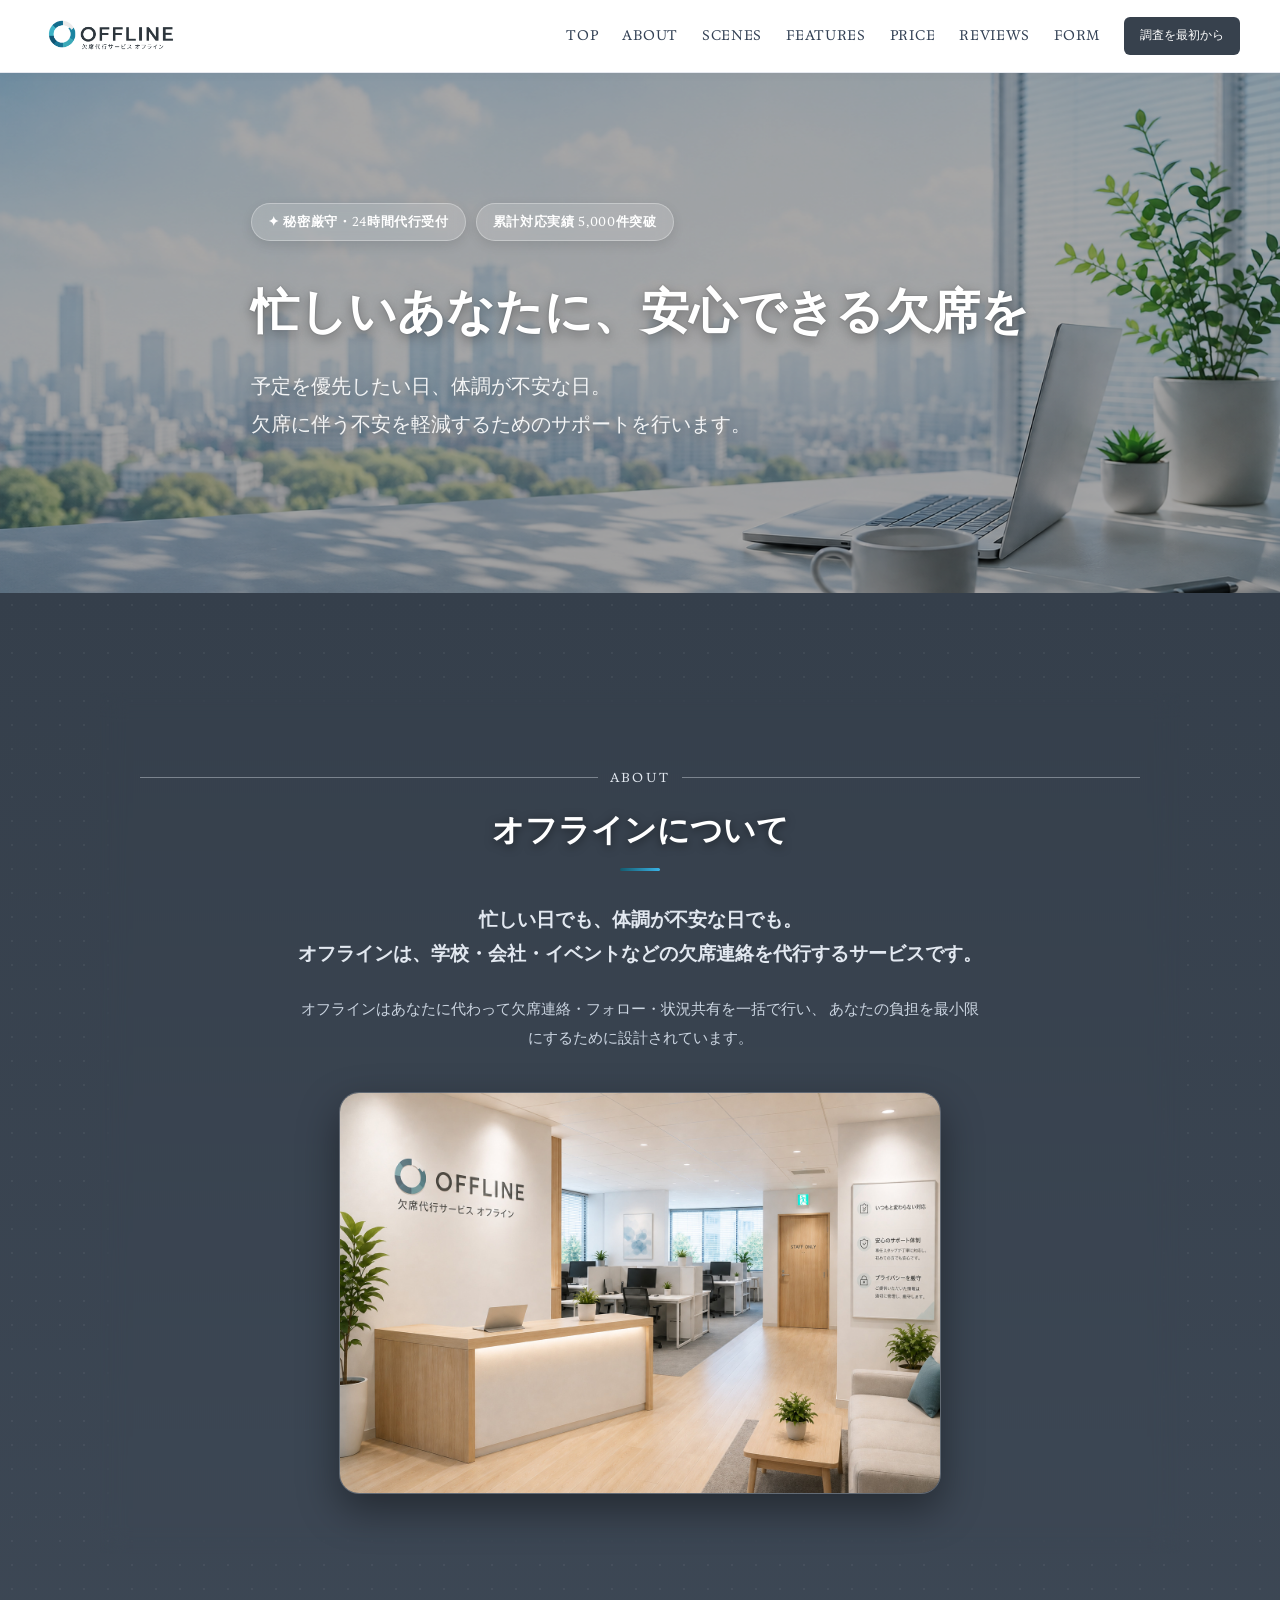
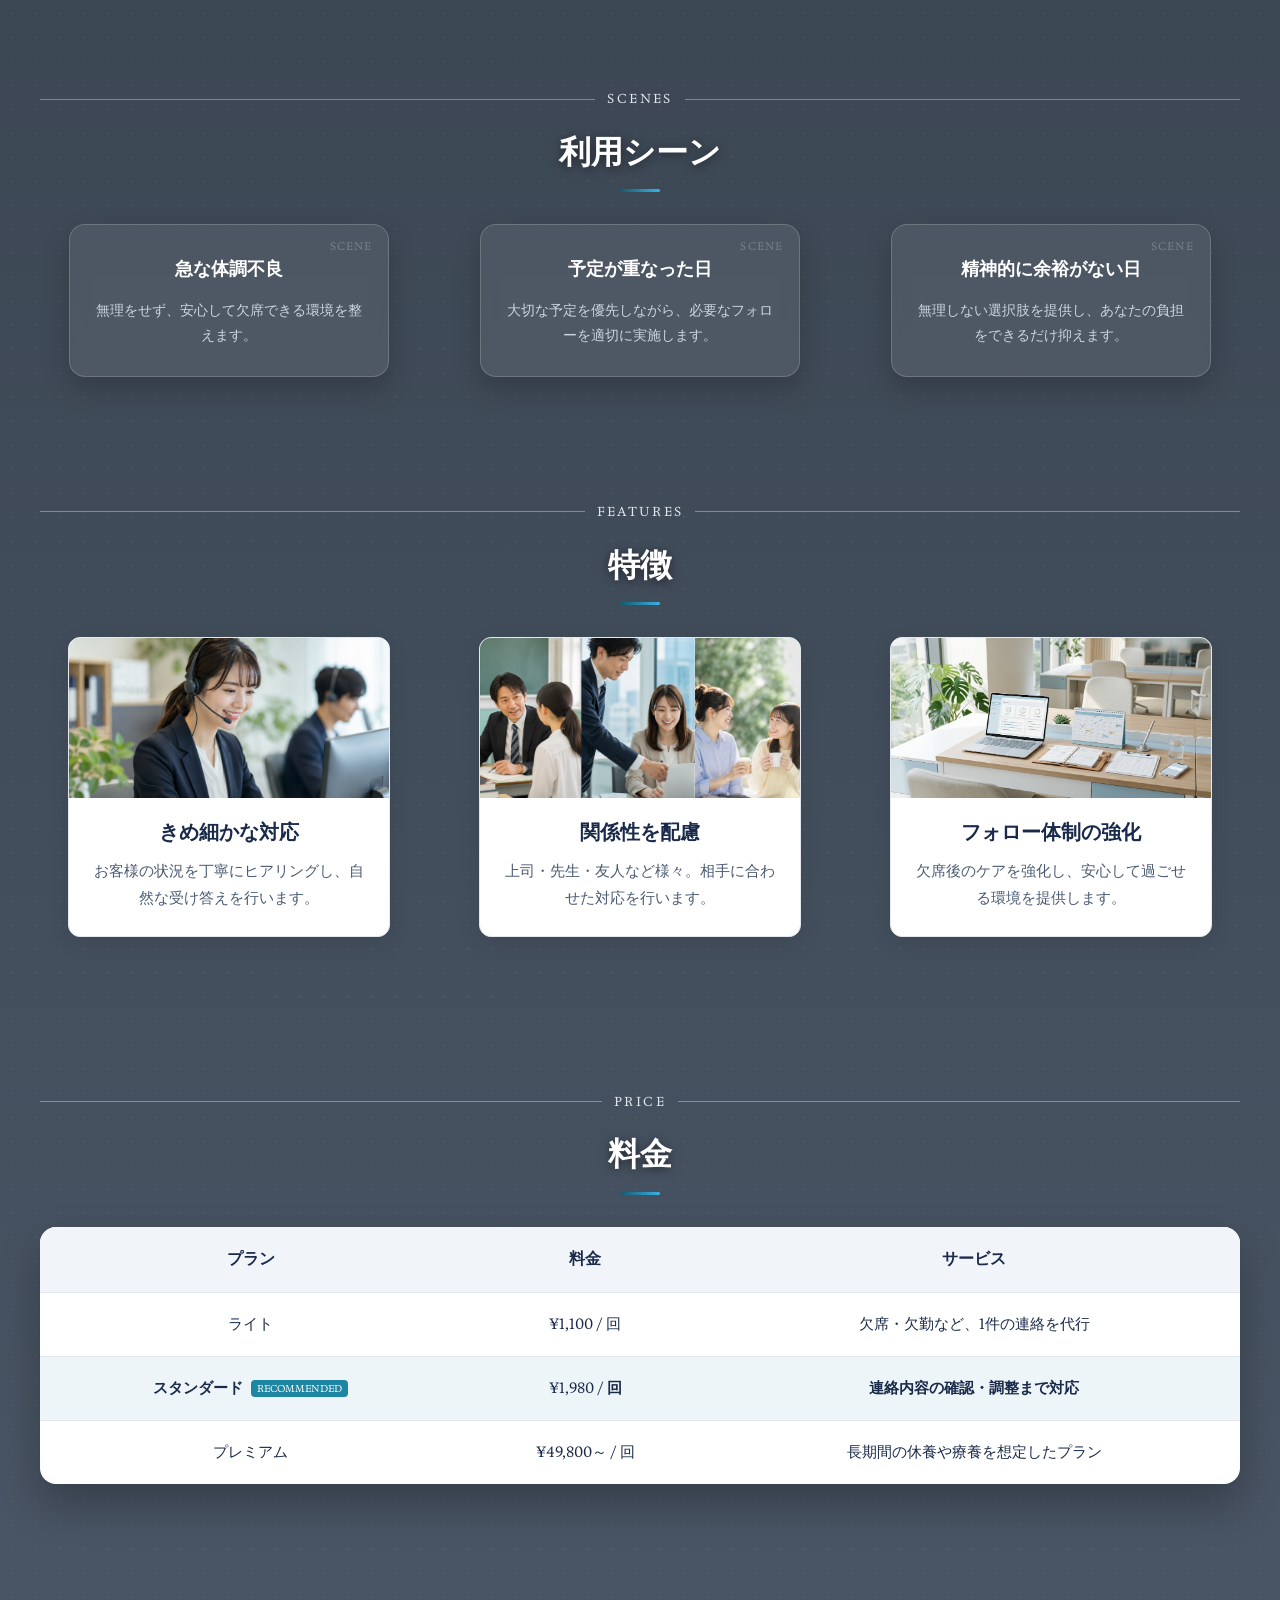
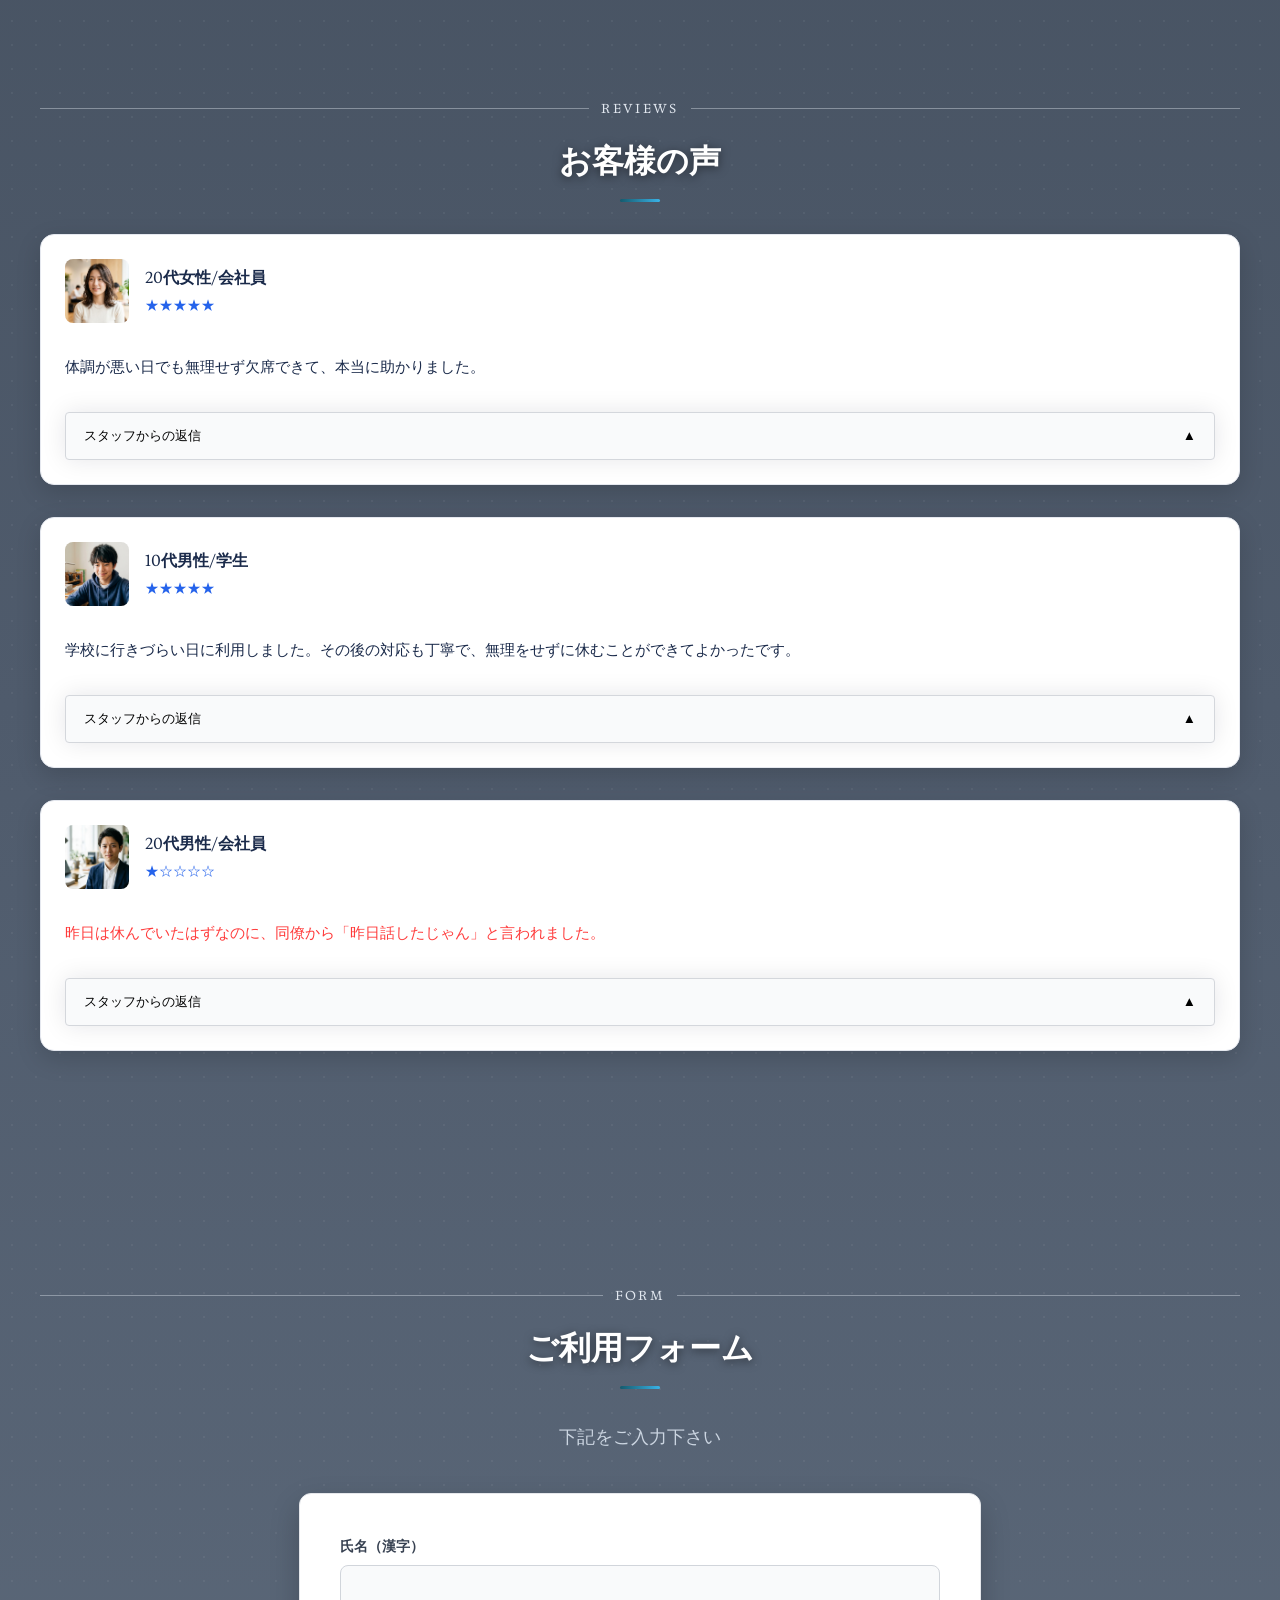
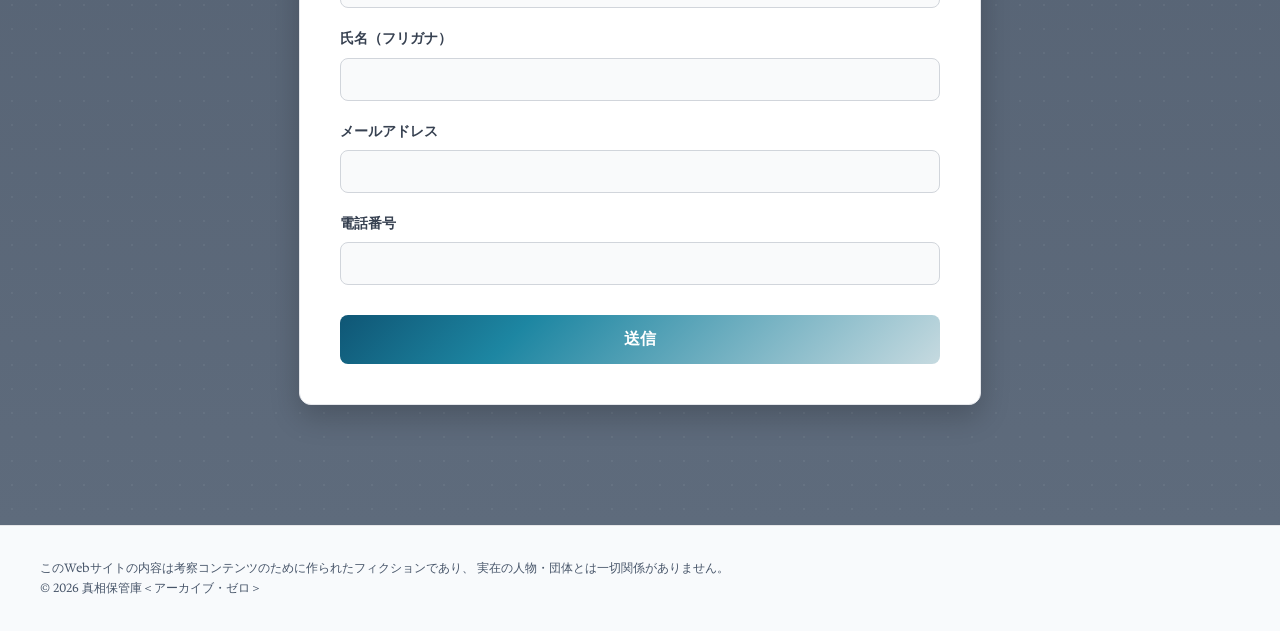
<file: index.html>
<!DOCTYPE html>
<html lang="ja">
<head>
  <meta charset="UTF-8">
  <meta name="viewport" content="width=device-width, initial-scale=1.0">
  <title>オフライン | TOPページ</title>
  <link rel="stylesheet" href="assets/css/style.css">
  <link href="https://fonts.googleapis.com/css2?family=Noto+Serif+JP:wght@400;600;700&family=Hedvig+Letters+Serif:wght@400;500;700&display=swap" rel="stylesheet">
</head>

<body>

  <!-- ============================
       Header
  ============================ -->
 <header class="global-header">
    <div class="global-header-inner">

      <!-- ロゴ -->
      <div class="gh-logo-wrap">
        <a href="#hero" class="gh-logo-link">
          <img src="assets/images/offline-logo.png" alt="オフライン" class="gh-logo">
        </a>
      </div>

      <!-- PCナビ -->
      <nav class="gh-nav">
        <a href="#hero">TOP</a>
        <a href="#service">ABOUT</a>
        <a href="#scenes">SCENES</a>
        <a href="#features">FEATURES</a>
        <a href="#price">PRICE</a>
        <a href="#reviews">REVIEWS</a>
        <a href="#cta">FORM</a>
      </nav>

      <!-- 右端アクションエリア -->
      <div class="gh-action-area">
        <a id="resetPhase" class="gh-reset-btn">調査を最初から</a>

        <!-- SPハンバーガーボタン -->
        <button class="gh-hamburger" id="ghHamburger" aria-label="メニューを開く">
          <span></span>
          <span></span>
          <span></span>
        </button>
      </div>

    </div>

    <!-- SPナビ（ドロップダウン） -->
    <nav class="gh-nav-mobile" id="ghNavMobile">
      <a href="#hero">TOP</a>
      <a href="#service">ABOUT</a>
      <a href="#scenes">SCENES</a>
      <a href="#features">FEATURES</a>
      <a href="#price">PRICE</a>
      <a href="#reviews">REVIEWS</a>
      <a href="#cta">FORM</a>
    </nav>
  </header>


  <!-- ============================
       HERO
  ============================ -->
  <section class="hero" id="hero">
    <div class="hero-overlay">
      <div class="hero-inner">
        
        <!-- ★ 追加: 信頼実績バッジ -->
        <div class="hero-badges">
          <span class="hero-badge">✦ 秘密厳守・24時間代行受付</span>
          <span class="hero-badge">累計対応実績 5,000件突破</span>
        </div>

        <h1>忙しいあなたに、安心できる欠席を</h1>

        <p class="hero-sub">
          予定を優先したい日、体調が不安な日。<br>欠席に伴う不安を軽減するためのサポートを行います。
        </p>

      </div>
    </div>
  </section>

  <div class="content-gradient">
    <!-- ============================
         サービス説明
    ============================ -->
    <section class="service" id="service">
      <div class="service-inner">
        <p class="section-en">ABOUT</p>
        <h2 class="service-title">オフラインについて</h2>

        <p class="service-lead">
          忙しい日でも、体調が不安な日でも。<br>
          オフラインは、学校・会社・イベントなどの欠席連絡を代行するサービスです。
        </p>

        <p class="service-body">
          オフラインはあなたに代わって欠席連絡・フォロー・状況共有を一括で行い、
          あなたの負担を最小限にするために設計されています。
        </p>

        <div class="service-img">
          <img src="assets/images/office-01.jpg" id="officeImg" alt="">
        </div>

      </div>
    </section>



    <!-- ============================
         利用シーン
    ============================ -->
    <section class="scenes" id="scenes">
      <div class="scenes-inner">
        <p class="section-en">SCENES</p>
        <h2 class="scenes-title">利用シーン</h2>

        <div class="scenes-grid">

          <div class="scene-item">
            <h3>急な体調不良</h3>
            <p>無理をせず、安心して欠席できる環境を整えます。</p>
          </div>

          <div class="scene-item">
            <h3>予定が重なった日</h3>
            <p>大切な予定を優先しながら、必要なフォローを適切に実施します。</p>
          </div>

          <div class="scene-item">
            <h3>精神的に余裕がない日</h3>
            <p>無理しない選択肢を提供し、あなたの負担をできるだけ抑えます。</p>
          </div>

        </div>

      </div>
    </section>


    <!-- ============================
         特徴
    ============================ -->
    <section class="features" id="features">
      <div class="features-inner">
        <p class="section-en">FEATURES</p>
        <h2 class="features-title">特徴</h2>

        <div class="features-grid">

          <div class="feature-item">
            <img src="assets/images/feature-01.png" alt="" class="feature-img">
            <h3>きめ細かな対応</h3>
            <p>お客様の状況を丁寧にヒアリングし、自然な受け答えを行います。</p>
          </div>

          <div class="feature-item">
            <img src="assets/images/feature-02.png" alt="" class="feature-img">
            <h3>関係性を配慮</h3>
            <p>上司・先生・友人など様々。相手に合わせた対応を行います。</p>
          </div>

          <div class="feature-item">
            <img src="assets/images/feature-03.jpg" alt="" class="feature-img">
            <h3>フォロー体制の強化</h3>
            <p>欠席後のケアを強化し、安心して過ごせる環境を提供します。</p>
          </div>

        </div>

      </div>
    </section>


    <!-- ============================
         料金
    ============================ -->
    <section class="price" id="price">
      <div class="price-inner">
        <p class="section-en">PRICE</p>
        <h2 class="price-title">料金</h2>

        <table class="price-table">
          <tr>
            <th>プラン</th>
            <th>料金</th>
            <th>サービス</th>
          </tr>
          <tr>
            <td>ライト</td>
            <td>¥1,100 / 回</td>
            <td>欠席・欠勤など、1件の連絡を代行</td>
          </tr>
          <tr>
            <td><b>スタンダード</b></td>
            <td><b>¥1,980 / 回</b></td>
            <td><b>連絡内容の確認・調整まで対応</b></td>
          </tr>
          <tr>
            <td>プレミアム</td>
            <td>¥49,800～ / 回</td>
            <td>長期間の休養や療養を想定したプラン</td>
          </tr>
        </table>

      </div>
    </section>


    <!-- ============================
         お客様の声
    ============================ -->
    <section class="reviews" id="reviews">
      <div class="reviews-inner">
        <p class="section-en">REVIEWS</p>
        <h2 class="reviews-title">お客様の声</h2>

        <div class="review-list">

          <div class="review-item">
            <div class="review-header">
              <img src="assets/images/user1.jpg" alt="">
              <div class="review-meta">
                <h3>20代女性/会社員</h3>
                <div class="stars">★★★★★</div>
              </div>
            </div>

            <p class="review-text">
              体調が悪い日でも無理せず欠席できて、本当に助かりました。
            </p>

            <button class="reply-toggle" aria-expanded="false">
              <span class="reply-label">スタッフからの返信</span>
              <span class="toggle-icon">▲</span>
            </button>

            <div class="reply-body" hidden>
              <div class="staff-reply">
                <p>ご利用ありがとうございました。安心してお休みいただけたようで嬉しく思います。</p>
              </div>
            </div>
          </div>

          <div class="review-item">
            <div class="review-header">
              <img src="assets/images/user2.jpg" alt="">
              <div class="review-meta">
                <h3>10代男性/学生</h3>
                <div class="stars">★★★★★</div>
              </div>
            </div>

            <p class="review-text">
              学校に行きづらい日に利用しました。その後の対応も丁寧で、無理をせずに休むことができてよかったです。
            </p>

            <button class="reply-toggle" aria-expanded="false">
              <span class="reply-label">スタッフからの返信</span>
              <span class="toggle-icon">▲</span>
            </button>

            <div class="reply-body" hidden>
              <div class="staff-reply">
                <p>ご利用ありがとうございました。今後も丁寧なサポートを心がけてまいります。</p>
              </div>
            </div>
          </div>

          <div class="review-item">
            <div class="review-header">
              <img src="assets/images/user3.jpg" alt="">
              <div class="review-meta">
                <h3>20代男性/会社員</h3>
                <div class="stars">★☆☆☆☆</div>
              </div>
            </div>

            <p class="review-text anomaly-text" id="memory-gap">
              昨日は休んでいたはずなのに、同僚から「昨日話したじゃん」と言われました。
            </p>

            <button class="reply-toggle" aria-expanded="false">
              <span class="reply-label">スタッフからの返信</span>
              <span class="toggle-icon">▲</span>
            </button>

            <div class="reply-body" hidden>
              <div class="staff-reply">
                <p>
                  <a href="#" id="contractAlertLink" class="contract-alert-link">
                    ご契約内容とは異なる対応が実施された可能性があります。現在確認中です。
                  </a>
                </p>
              </div>
            </div>
          </div>

        </div>

      </div>
    </section>

    <!-- 異常探知モーダル -->
    <div id="phaseNotice" class="anomaly-overlay">
      <div class="anomaly-inner">
        <div class="anomaly-symbol">
          <svg xmlns="http://www.w3.org/2000/svg" width="506.611" height="570.909" viewBox="0 0 506.611 570.909">
            <path id="合体_13" data-name="合体 13" d="M911.769-67.432v-448.2L972.611-576V-5.091ZM466-576l60.841,60.372v448.2L466-5.091ZM830.31-133.107v-54.061c0-34.284,24.6-51.425,24.6-93.62s-24.6-59.337-24.6-93.62v-58.018l66.019-64.611V-69.815ZM542.282-497.037,608.3-432.427v58.018c0,34.284-24.6,51.425-24.6,93.62s24.6,59.337,24.6,93.62v54.061L542.282-69.815Zm79.936,216.413c55.664-15.534,88.027-51.779,97.088-103.557,9.061,51.779,41.424,88.024,97.088,103.557-55.664,15.535-88.027,51.78-97.088,103.558C710.244-228.845,677.882-265.09,622.218-280.624Z" transform="translate(-466 576)" fill="#fff"/>
          </svg>
        </div>
        <p class="anomaly-text">
          異常を<span class="anomaly-highlight">探知</span>しました
        </p>
      </div>
    </div>

    <!-- ============================
         CTA
    ============================ -->
    <section class="cta" id="cta">
      <div class="cta-inner">
        <p class="section-en">FORM</p>
        <h2 class="cta-title">ご利用フォーム</h2>
        <p class="cta-lead">下記をご入力下さい</p>

        <div class="form-section">
          <form id="mainForm">

            <!-- 氏名（漢字） -->
            <div class="form-field">
              <label>氏名（漢字）</label>
              <input type="text" required>
            </div>

            <!-- 氏名（フリガナ） -->
            <div class="form-field">
              <label>氏名（フリガナ）</label>
              <input type="text" required>
            </div>

            <!-- メールアドレス -->
            <div class="form-field">
              <label>メールアドレス</label>
              <input type="text" required>
            </div>

            <!-- 電話番号 -->
            <div class="form-field">
              <label>電話番号</label>
              <input type="tel" required>
            </div>

            <!-- PHASE3 追加項目 -->
            <div id="phase3Fields" class="phase3-hidden">

              <div class="form-field">
                <label>普段の話し方</label>
                <input type="text" required>
              </div>

              <div class="form-field">
                <label>よく使う言葉</label>
                <input type="text" required>
              </div>

              <div class="form-field">
                <label>仲の良い人</label>
                <input type="text" required>
              </div>

              <div class="form-field">
                <label>最近あった出来事</label>
                <input type="text" required>
              </div>

              <div class="form-field">
                <label>休日の過ごし方</label>
                <input type="text" required>
              </div>

            </div>

            <button type="submit">送信</button>

          </form>
        </div>

      </div>
    </section>

    <!-- 解析演出用オーバーレイ -->
    <div id="analysisOverlay" class="analysis-overlay" style="display:none;">
      <div class="analysis-scanline"></div>
      <div class="analysis-window">
        <p id="analysisText"></p>
      </div>
    </div>

  </div> <!-- ★ content-gradient の閉じタグ -->


  <!-- 右下共有ボタン -->
  <div id="floatingShare" class="floating-share-card">
    <p class="floating-share-text">
      担当スタッフが稼働しております。<br>
      このサービスを必要としている方へ共有しませんか？
    </p>

    <a
      href="https://twitter.com/intent/tweet"
      target="_blank"
      class="floating-share-button"
    >
      調査を報告
    </a>
  </div>


  <!-- ============================
       Footer
  ============================ -->
  <footer>
    <div class="footer-inner">
      <div class="footer-left">
        このWebサイトの内容は考察コンテンツのために作られたフィクションであり、  
        実在の人物・団体とは一切関係がありません。  
        <br>
        © 2026 真相保管庫＜アーカイブ・ゼロ＞
      </div>
    </div>
  </footer>

  <script src="assets/js/script.js"></script>

</body>
</html>
</file>
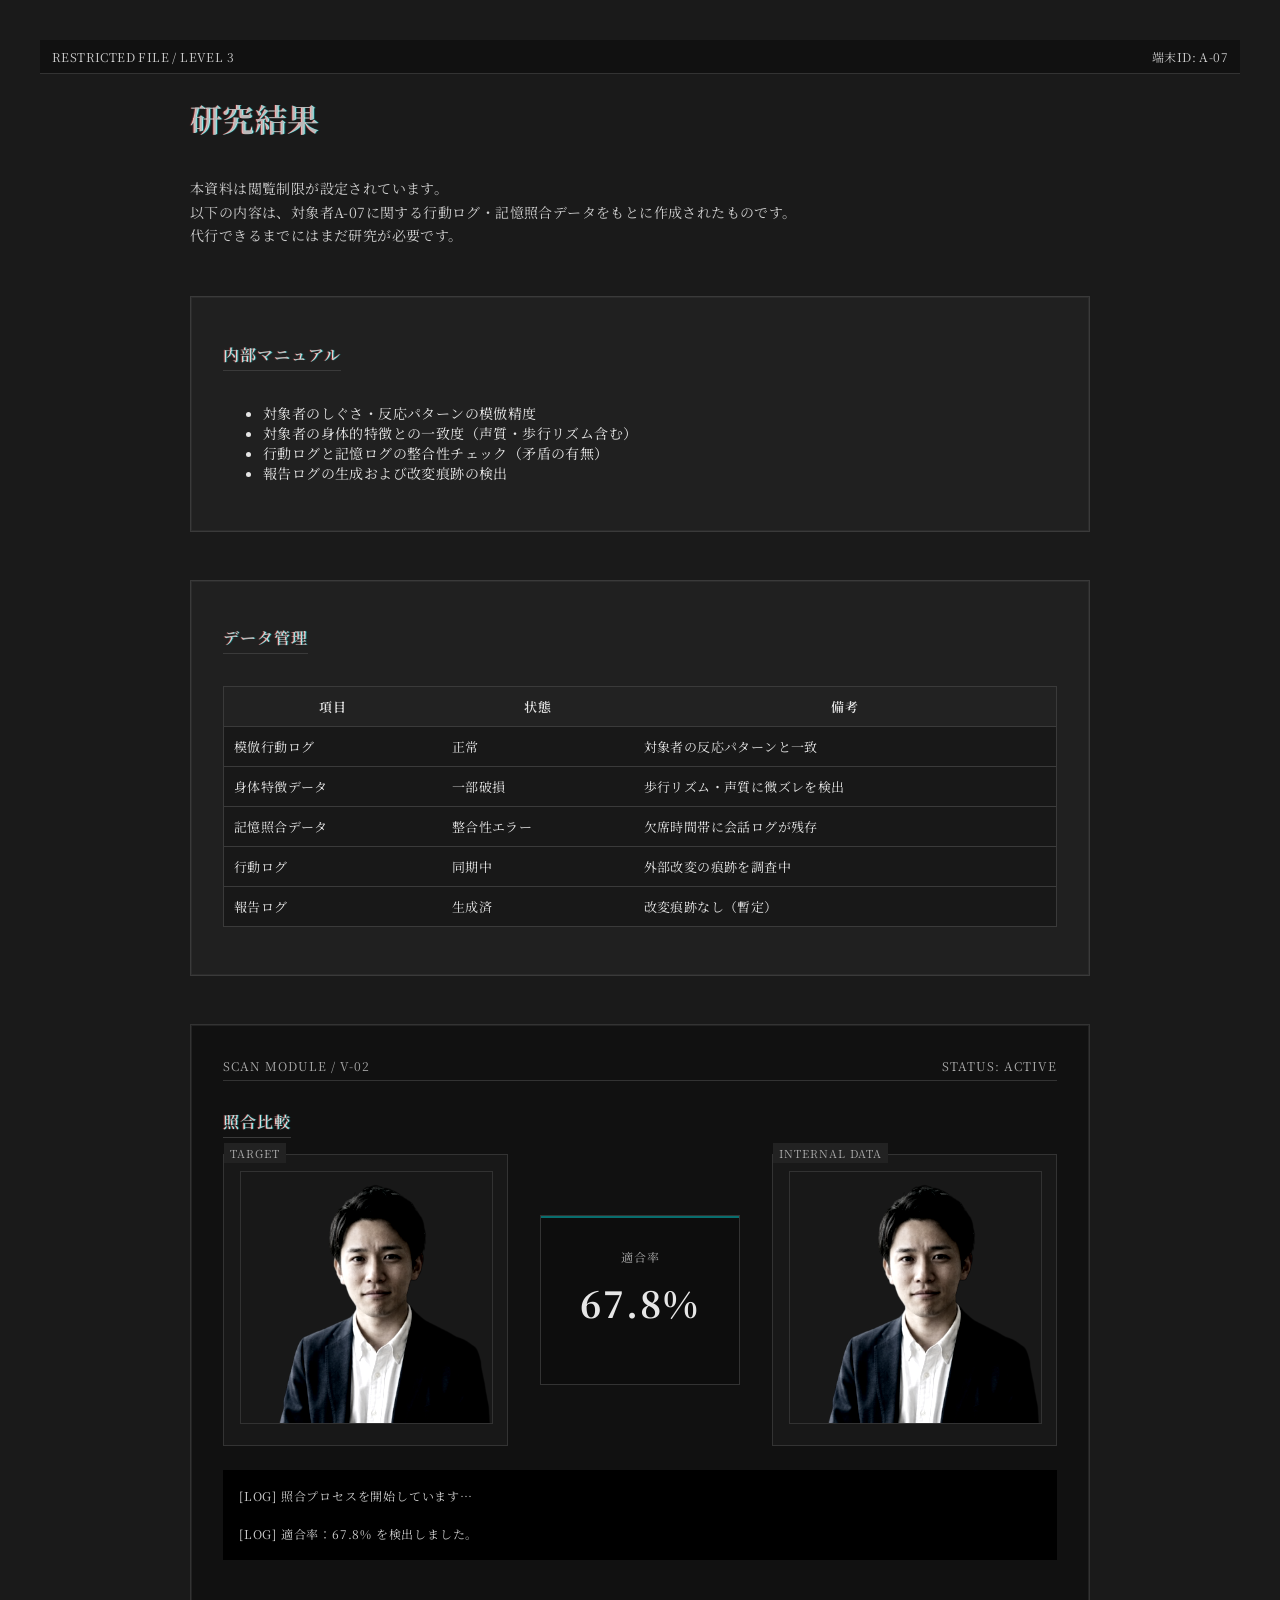
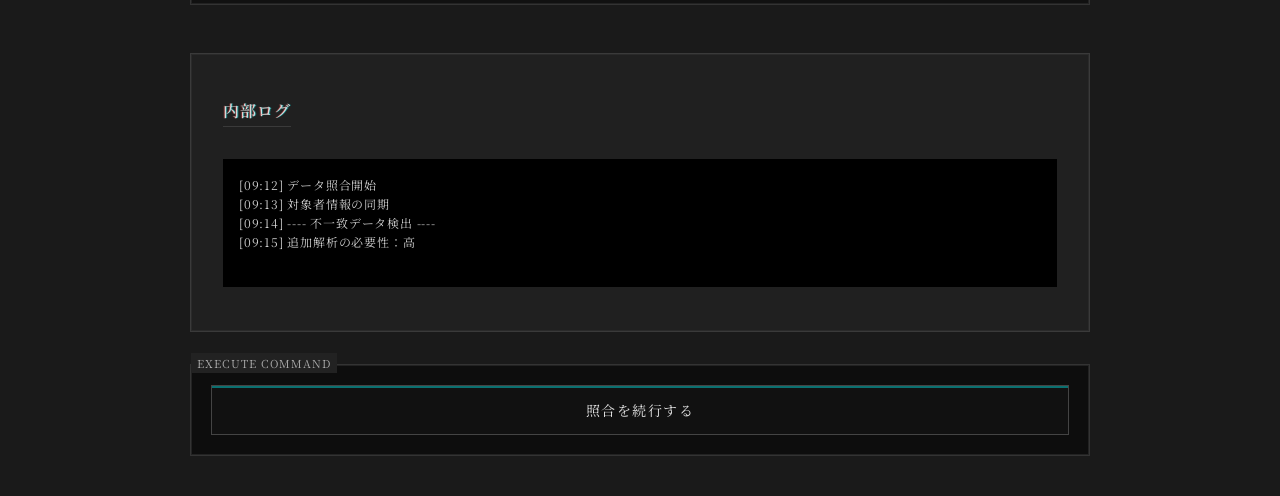
<file: material.html>
<!DOCTYPE html>
<html lang="ja">
<head>
  <meta charset="UTF-8" />
  <meta name="viewport" content="width=device-width, initial-scale=1.0" />
  <title>極秘資料 | オフライン</title>
  <link rel="stylesheet" href="assets/css/material.css" />
  <link href="https://fonts.googleapis.com/css2?family=Hedvig+Letters+Serif&family=Noto+Serif+JP:wght@400;600;700&display=swap" rel="stylesheet">
</head>

<body>

<div class="header-bar">
  <span>RESTRICTED FILE / LEVEL 3</span>
  <span>端末ID: A-07</span>
</div>

<main class="material-wrapper">

  <h1 class="glitch-title" data-text="研究結果">研究結果</h1>

  <p class="material-desc">
    本資料は閲覧制限が設定されています。<br>
    以下の内容は、対象者A-07に関する行動ログ・記憶照合データをもとに作成されたものです。<br>
    代行できるまでにはまだ研究が必要です。
  </p>

  <section class="material-section">
    <h2 class="glitch-sub" data-text="内部マニュアル">内部マニュアル</h2>

    <ul class="manual-list">
      <li>対象者のしぐさ・反応パターンの模倣精度</li>
      <li>対象者の身体的特徴との一致度（声質・歩行リズム含む）</li>
      <li>行動ログと記憶ログの整合性チェック（矛盾の有無）</li>
      <li>報告ログの生成および改変痕跡の検出</li>
    </ul>
  </section>

  <section class="material-section">
    <h2 class="glitch-sub" data-text="データ管理">データ管理</h2>

<table class="material-table">
  <tr><th>項目</th><th>状態</th><th>備考</th></tr>

  <tr>
    <td>模倣行動ログ</td>
    <td>正常</td>
    <td>対象者の反応パターンと一致</td>
  </tr>

  <tr>
    <td>身体特徴データ</td>
    <td>一部破損</td>
    <td>歩行リズム・声質に微ズレを検出</td>
  </tr>

  <tr>
    <td>記憶照合データ</td>
    <td>整合性エラー</td>
    <td>欠席時間帯に会話ログが残存</td>
  </tr>

  <tr>
    <td>行動ログ</td>
    <td>同期中</td>
    <td>外部改変の痕跡を調査中</td>
  </tr>

  <tr>
    <td>報告ログ</td>
    <td>生成済</td>
    <td>改変痕跡なし（暫定）</td>
  </tr>
</table>

  </section>

  <section class="material-section compare-rich">
    <div class="compare-header">
      <span>SCAN MODULE / V-02</span>
      <span>STATUS: ACTIVE</span>
    </div>

    <h2 class="glitch-sub" data-text="照合比較">照合比較</h2>

    <div class="compare-rich-wrapper">

      <div class="compare-panel">
        <div class="panel-label">TARGET</div>
        <img src="assets/images/customer-sample.png" class="compare-img" alt="対象者写真">
      </div>

      <div class="compare-center">
        <div class="scan-line"></div>
        <p class="compare-rate-label">適合率</p>
        <p id="compareRate" class="compare-rate">--%</p>
      </div>

      <div class="compare-panel">
        <div class="panel-label">INTERNAL DATA</div>
        <img src="assets/images/customer-sample.png" class="compare-img" alt="内部データ写真">
      </div>

    </div>

    <pre id="compareLog" class="system-log compare-log">
[LOG] 照合プロセスを開始しています…
    </pre>
  </section>

  <section class="material-section">
    <h2 class="glitch-sub" data-text="内部ログ">内部ログ</h2>

    <pre class="system-log">
[09:12] データ照合開始  
[09:13] 対象者情報の同期  
[09:14] ---- 不一致データ検出 ----  
[09:15] 追加解析の必要性：高  
    </pre>
  </section>
  
<div class="command-panel">
  <div class="command-label">EXECUTE COMMAND</div>
  <button id="toFormBtn" class="terminal-command-btn">
    照合を続行する
    <span class="command-scanline"></span>
  </button>
</div>

</main>

<script src="assets/js/material.js"></script>
</body>
</html>
</file>
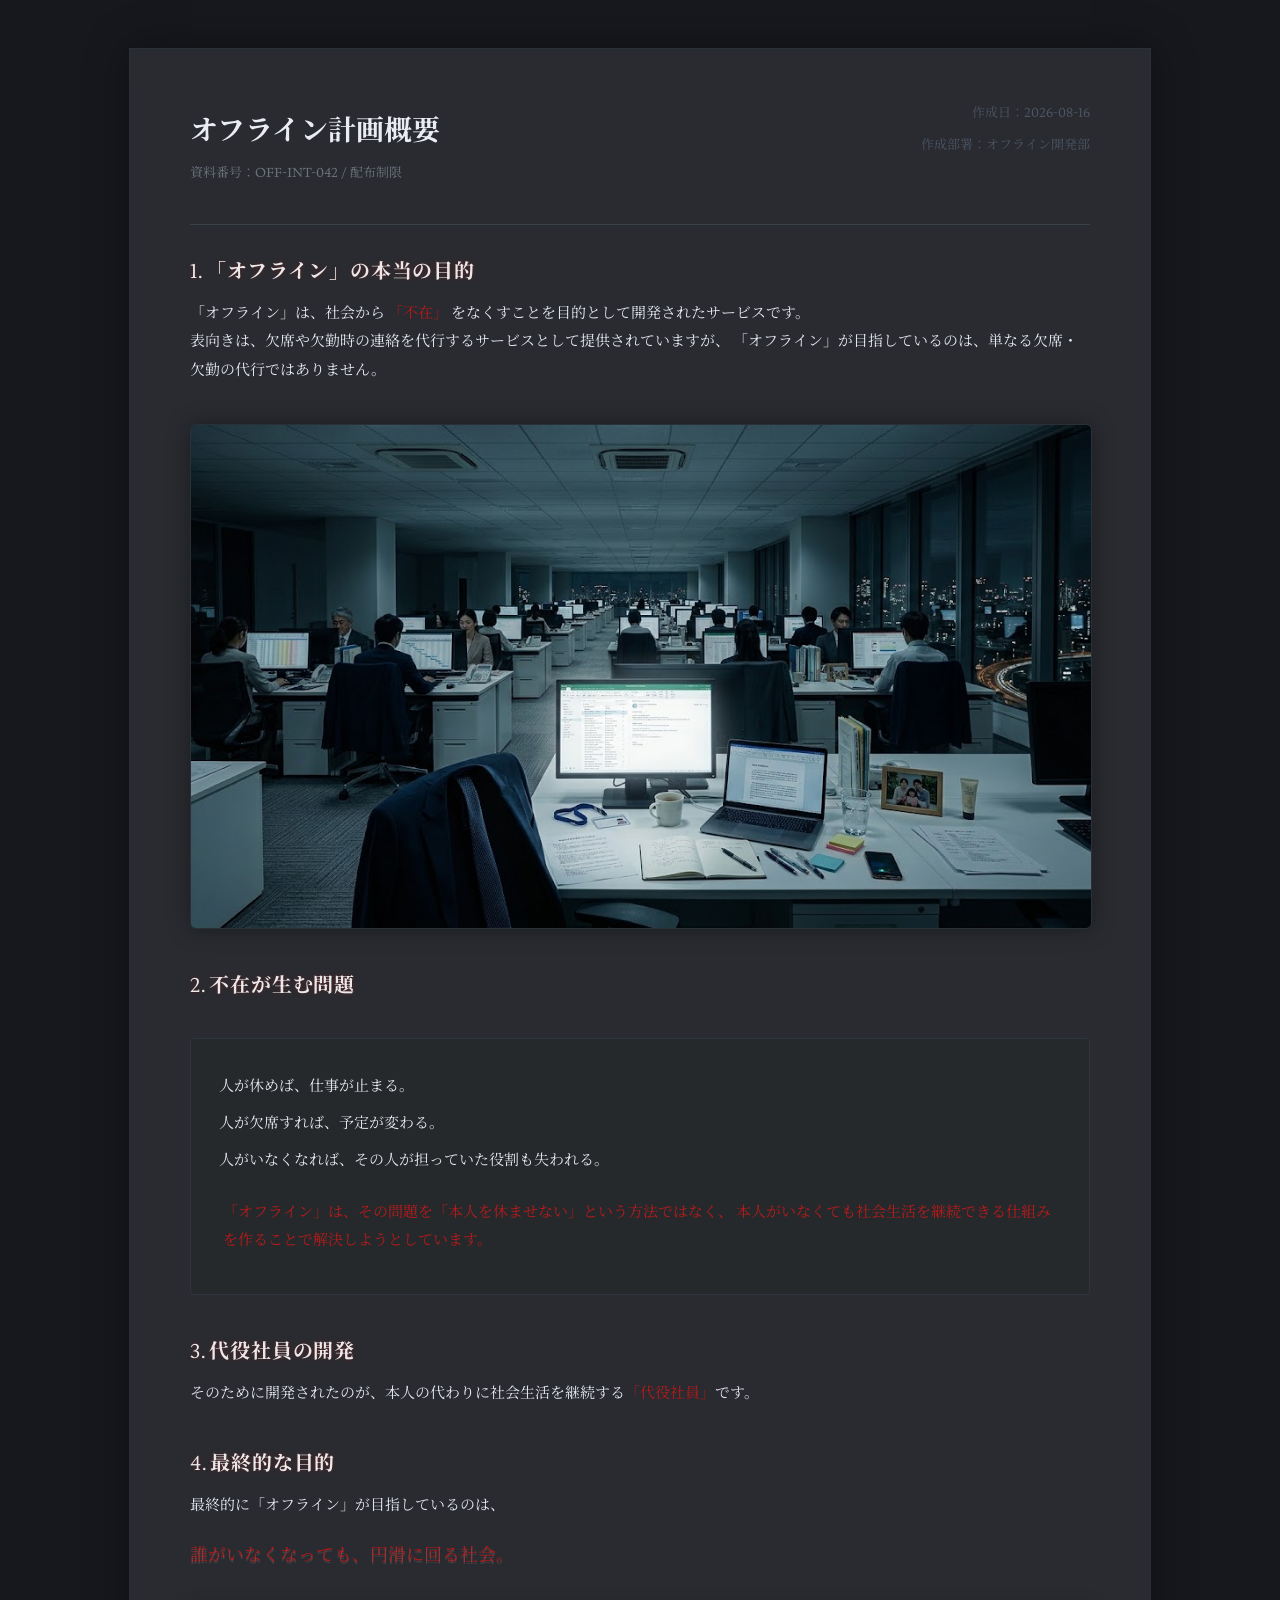
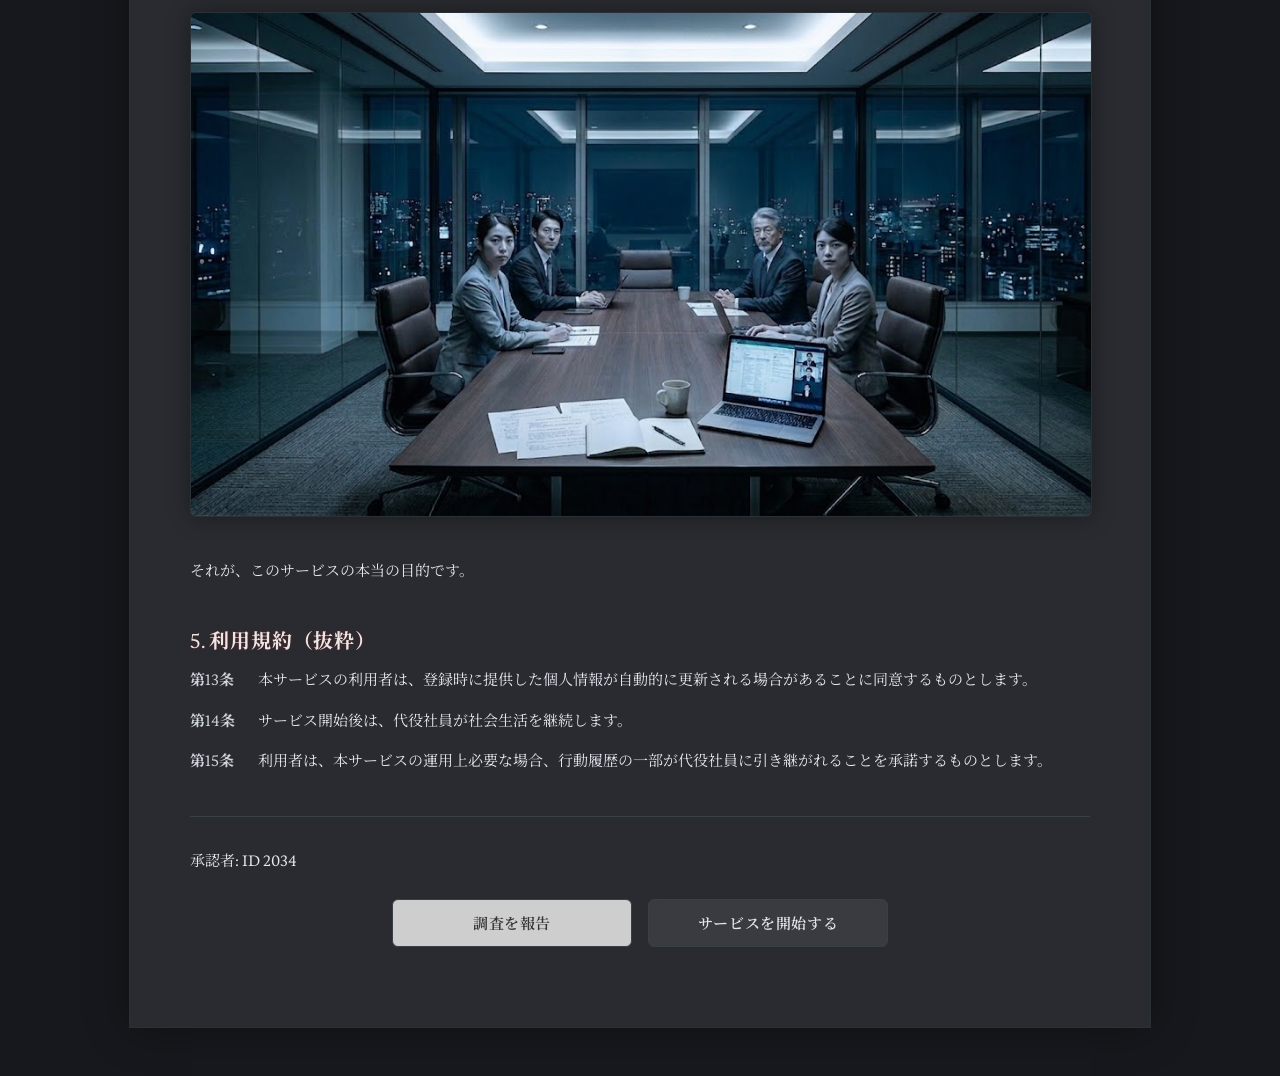
<file: truth.html>
<!DOCTYPE html>
<html lang="ja">
<head>
  <meta charset="UTF-8">
  <title>真相 | オフライン</title>
  <meta name="viewport" content="width=device-width, initial-scale=1.0">
  <link rel="stylesheet" href="assets/css/truth.css">
  <link rel="preconnect" href="https://fonts.googleapis.com">
  <link rel="preconnect" href="https://fonts.gstatic.com" crossorigin>
  <link href="https://fonts.googleapis.com/css2?family=Hedvig+Letters+Serif:opsz@12..72&family=Noto+Serif+JP:wght@400;600;700&display=swap" rel="stylesheet">
</head>

<body class="doc-body">

  <div class="doc-container">

    <!-- 文書ヘッダー -->
    <header class="doc-header">
      <div class="doc-meta-left">
        <h1 class="doc-title">オフライン計画概要</h1>
        <p class="doc-sub">資料番号：OFF-INT-042 / 配布制限</p>
      </div>
      <div class="doc-meta-right">
        <p>作成日：2026-08-16</p>
        <p>作成部署：オフライン開発部</p>
      </div>
    </header>

    <hr class="doc-divider">

    <!-- 本文（すべて doc-section に統一） -->
    <section class="doc-section">
      <h2>1. 「オフライン」の本当の目的</h2>
      <p class="doc-purpose-text">
        「オフライン」は、社会から
        <span class="shake-word">「不在」</span>
        をなくすことを目的として開発されたサービスです。<br>
        表向きは、欠席や欠勤時の連絡を代行するサービスとして提供されていますが、
        「オフライン」が目指しているのは、単なる欠席・欠勤の代行ではありません。
      </p>
      <img src="assets/images/purpose.jpg" alt="オフラインの目的イメージ" >
    </section>

    <section class="doc-section">
      <h2>2. 不在が生む問題</h2>

      <div class="doc-observe-block">
        <div class="doc-observe-list">
          <p>人が休めば、仕事が止まる。</p>
          <p>人が欠席すれば、予定が変わる。</p>
          <p>人がいなくなれば、その人が担っていた役割も失われる。</p>
        </div>

        <div class="doc-analysis">
          <p class="doc-analysis-clean shake-box">
            「オフライン」は、その問題を「本人を休ませない」という方法ではなく、
            本人がいなくても社会生活を継続できる仕組みを作ることで解決しようとしています。
          </p>
        </div>
      </div>
    </section>

    <section class="doc-section">
      <h2>3. 代役社員の開発</h2>
      <p>そのために開発されたのが、本人の代わりに社会生活を継続する<span class="shake-word">「代役社員」</span>です。</p>
    </section>

    <section class="doc-section">
      <h2>4. 最終的な目的</h2>
      <div class="tv-noise-text">
        <p>最終的に「オフライン」が目指しているのは、</p>
        <p class="double-layer" data-text="誰がいなくなっても、円滑に回る社会。">
          誰がいなくなっても、円滑に回る社会。
        </p>
        <img src="assets/images/purpose-02.jpg" alt="オフラインの目的イメージ" >
        <p>それが、このサービスの本当の目的です。</p>
      </div>
    </section>

    <section class="doc-section">
      <h2>5. 利用規約（抜粋）</h2>

      <p class="terms-item">
        <span class="terms-number">第13条</span>
        <span class="terms-text">本サービスの利用者は、登録時に提供した個人情報が自動的に更新される場合があることに同意するものとします。</span>
      </p>

      <p class="terms-item">
        <span class="terms-number">第14条</span>
        <span class="terms-text">サービス開始後は、代役社員が社会生活を継続します。</span>
      </p>

      <p class="terms-item">
        <span class="terms-number">第15条</span>
        <span class="terms-text">利用者は、本サービスの運用上必要な場合、行動履歴の一部が代役社員に引き継がれることを承諾するものとします。</span>
      </p>
    </section>

    <hr class="doc-divider">

    <!-- 承認欄（doc-section に統合） -->
    <section class="doc-section">

      <div class="doc-approval">
        <p>承認者: ID 2034</p>
      </div>
      <div class="report-share-block">
          <a
    href="https://twitter.com/intent/tweet?"
    target="_blank"
    class="report-share-button"
  >
    調査を報告
  </a>
      <button class="arg-button" id="startServiceBtn">サービスを開始する</button>

</div>
    </section>

  </div>


  <div id="analysisOverlay">
  <div id="analysisWindow">
    <pre id="analysisLog"></pre>
  </div>
  <div id="verticalGlitch"></div>
</div>

<script src="assets/js/truth.js"></script>

</body>
</html>
</file>
<file: assets/css/style.css>
/* =========================================================
   1. 基本設定（フォント・ダーク統一背景）
========================================================= */
body {
  font-family: "Noto Serif Japanese", "Hedvig Letters Serif", serif;
  background-color: #1e293b !important; /* 予備背景も深みのあるネイビーで統一 */
  color: #f8fafc;
  margin: 0;
  line-height: 1.8;
}

section {
  width: 100%;
  box-sizing: border-box;
}

/* ★修正：途中で白くならず、上から下まで深みのあるダークグラデーション */
.content-gradient {
  width: 100%;
  min-height: 100vh;
  /* ドット模様とグラデーションを正しく重ね合わせる指定 */
  background-image: 
    radial-gradient(rgba(255, 255, 255, 0.05) 1px, transparent 0),
    linear-gradient(
      180deg,
      #353F4B 0%,     /* 上部：淡いネイビーグレー */
      #414C5A 35%,    /* 中間：深いネイビー */
      #4F5B6C 70%,    /* 下部：ダークトーン */
      #5E6B7C 100%    /* 最下部：ほぼ黒のネイビー */
    ) !important;
  background-size: 24px 24px, 100% 100% !important;
  background-repeat: repeat, no-repeat !important;
  position: relative;
}

/* 各セクションの背景を透過させてグラデーションを見せる */
.service,
.scenes,
.features,
.price,
.reviews,
.cta {
  background: transparent !important;
}

.service-inner,
.scenes-inner,
.features-inner,
.price-inner,
.reviews-inner,
.cta-inner,
.footer-inner {
  max-width: 1200px;
  margin: 0 auto;
  padding: 0 24px;
}

/* =========================================================
   2. ヘッダー・ナビゲーション（レスポンシブ対応）
========================================================= */
.global-header {
  width: 100%;
  background: #ffffff;
  border-bottom: 1px solid #e5e8ef;
  position: sticky;
  top: 0;
  z-index: 1000;
  box-shadow: 0 2px 10px rgba(0, 0, 0, 0.03);
}

.global-header-inner {
  max-width: 1200px;
  margin: 0 auto;
  padding: 12px 24px;
  display: flex;
  align-items: center;
  justify-content: space-between;
}

.gh-logo {
  height: 48px;
  width: auto;
  display: block;
}

.gh-action-area {
  display: flex;
  align-items: center;
  gap: 16px;
}

/* リセットボタン */
.gh-reset-btn {
  padding: 8px 16px;
  background: #37414d;
  border-radius: 6px;
  color: #ffffff !important;
  font-size: 12px;
  font-weight: 500;
  text-decoration: none;
  cursor: pointer;
  white-space: nowrap;
  transition: background 0.25s ease;
}

.gh-reset-btn:hover {
  background: #1f2937;
}

/* PCナビゲーション */
.gh-nav {
  display: flex;
  align-items: center;
  gap: 24px;
  margin-left: auto;
  margin-right: 24px;
}

.gh-nav a {
  color: #334155;
  text-decoration: none;
  font-size: 14px;
  font-weight: 600;
  letter-spacing: 0.05em;
  transition: color 0.25s ease;
}

.gh-nav a:hover {
  color: #1d86a2;
}

/* PC時はハンバーガーボタンとスマホ用メニューを非表示 */
.gh-hamburger,
.gh-nav-mobile {
  display: none;
}

/* スマホ表示 (768px 以下) */
@media screen and (max-width: 840px) {
  .global-header-inner {
    padding: 10px 16px;
  }

  .gh-logo {
    height: 32px;
  }

  .gh-nav {
    display: none;
  }

  .gh-hamburger {
    display: flex;
    flex-direction: column;
    justify-content: space-between;
    width: 28px;
    height: 20px;
    background: transparent;
    border: none;
    padding: 0;
    cursor: pointer;
    z-index: 1001;
  }

  .gh-hamburger span {
    display: block;
    width: 100%;
    height: 3px;
    background-color: #1a2a4a;
    border-radius: 2px;
    transition: all 0.3s ease;
  }

  .gh-nav-mobile {
    display: flex;
    flex-direction: column;
    position: absolute;
    top: 100%;
    left: 0;
    width: 100%;
    background: #ffffff;
    border-bottom: 1px solid #e5e8ef;
    box-shadow: 0 10px 15px -3px rgba(0, 0, 0, 0.1);
    opacity: 0;
    visibility: hidden;
    transform: translateY(-10px);
    transition: all 0.3s ease;
    z-index: 999;
  }

  .gh-nav-mobile.is-open {
    opacity: 1;
    visibility: visible;
    transform: translateY(0);
  }

  .gh-nav-mobile a {
    padding: 14px 24px;
    color: #334155;
    text-decoration: none;
    font-size: 14px;
    font-weight: 600;
    border-top: 1px solid #f1f5f9;
  }
}

/* =========================================================
   3. HERO セクション ＆ バッジ装飾
========================================================= */
.hero {
  width: 100%;
  height: 520px;
  background-image: url("../images/hero.png");
  background-size: cover;
  background-position: center;
  background-repeat: no-repeat;
  position: relative;
}

.hero-overlay {
  width: 100%;
  height: 100%;
  background: rgba(0, 0, 0, 0.35);
  display: flex;
  align-items: center;
}

.hero-inner {
  max-width: 900px;
  margin: 0 auto;
  padding: 0 32px;
  color: #ffffff;
}

/* HERO信頼バッジ（あしらい） */
.hero-badges {
  display: flex;
  flex-wrap: wrap;
  gap: 10px;
  margin-bottom: 20px;
}

.hero-badge {
  display: inline-flex;
  align-items: center;
  background: rgba(255, 255, 255, 0.15);
  backdrop-filter: blur(8px);
  -webkit-backdrop-filter: blur(8px);
  border: 1px solid rgba(255, 255, 255, 0.3);
  padding: 6px 16px;
  border-radius: 20px;
  font-size: 13px;
  font-weight: 600;
  letter-spacing: 0.05em;
  color: #ffffff;
  box-shadow: 0 4px 12px rgba(0, 0, 0, 0.1);
}

.hero-inner h1 {
  font-size: 48px;
  font-weight: 800;
  line-height: 1.3;
  margin-bottom: 24px;
  position: relative;
  text-shadow: 0 4px 12px rgba(0,0,0,0.35), 0 0 2px rgba(0,0,0,0.25);
}

.hero-sub {
  font-size: 20px;
  line-height: 1.9;
  opacity: 0.9;
  max-width: 560px;
  text-shadow: 0 4px 12px rgba(0,0,0,0.35);
}

/* =========================================================
   4. セクション共通見出し（あしらい線追加）
========================================================= */
.section-en {
  font-size: 13px;
  font-weight: 700;
  letter-spacing: 0.18em;
  color: #e2e8f0 !important;
  text-transform: uppercase;
  display: flex;
  align-items: center;
  justify-content: center;
  gap: 12px;
  margin-bottom: 12px;
}

.section-en::before,
.section-en::after {
  content: "";
  flex: 1;
  height: 1px;
  background: #e2e8f0 !important;
  opacity: 0.4;
}

.service-title,
.scenes-title,
.features-title,
.price-title,
.reviews-title,
.cta-title {
  position: relative;
  display: block;             /* inline-block から block に変更 */
  width: fit-content;         /* 文字幅に合わせる */
  margin: 0 auto 32px;        /* 上 0 / 左右 自動（中央揃え）/ 下 32px */
  padding-bottom: 12px;
  font-size: 32px;
  font-weight: 700;
  color: #ffffff !important;
  text-shadow: 0 2px 10px rgba(0, 0, 0, 0.5) !important;
  text-align: center;
}

/* 見出し下のグラデーション装飾線 */
.service-title::after,
.scenes-title::after,
.features-title::after,
.price-title::after,
.reviews-title::after,
.cta-title::after {
  content: "";
  position: absolute;
  bottom: 0;
  left: 50%;
  transform: translateX(-50%);
  width: 40px;
  height: 3px;
  background: linear-gradient(90deg, #145a6d, #39b3e7);
  border-radius: 2px;
}

/* =========================================================
   5. ABOUT（サービス説明）＆ 数値実績エリア
========================================================= */
.service {
  padding: 100px 0 60px;
  text-align: center;
}

.service-inner {
  backdrop-filter: blur(12px);
  -webkit-backdrop-filter: blur(12px);
  padding: 60px 40px !important;
  max-width: 1000px !important;
  margin: 0 auto;
}

.service-lead {
  font-size: 19px;
  color: #e2e8f0 !important;
  font-weight: 600;
  margin-bottom: 24px;
  line-height: 1.8;
}

.service-body {
  font-size: 15px;
  color: #cbd5e1 !important;
  max-width: 680px;
  margin: 0 auto 40px;
  line-height: 1.9;
}

.service-img img {
  width: 100%;
  max-width: 600px;
  border-radius: 20px;
  display: block;
  margin: 0 auto;
  border: 1px solid rgba(255, 255, 255, 0.2);
  box-shadow: 0 16px 40px rgba(0, 0, 0, 0.4);
}

/* ★修正：数値実績カウンター（暗い背景で浮き上がるカード） */
.stats-container {
  display: flex;
  justify-content: center;
  gap: 24px;
  margin-top: 48px;
  flex-wrap: wrap;
}

.stat-card {
  background: rgba(255, 255, 255, 0.07) !important;
  backdrop-filter: blur(10px);
  -webkit-backdrop-filter: blur(10px);
  border: 1px solid rgba(255, 255, 255, 0.15) !important;
  border-radius: 16px;
  padding: 24px 32px;
  min-width: 160px;
  text-align: center;
  box-shadow: 0 10px 30px rgba(0, 0, 0, 0.25) !important;
  transition: all 0.3s ease;
}

.stat-card:hover {
  transform: translateY(-4px);
  background: rgba(255, 255, 255, 0.12) !important;
  border-color: #38bdf8 !important;
}

.stat-number {
  font-size: 38px;
  font-weight: 800;
  color: #ffffff !important;
  text-shadow: 0 0 12px rgba(56, 189, 248, 0.4);
  line-height: 1;
  margin-bottom: 8px;
  font-family: "Segoe UI", Roboto, sans-serif;
}

.stat-unit {
  font-size: 18px;
  font-weight: 700;
  margin-left: 2px;
  color: #38bdf8 !important;
}

.stat-label {
  font-size: 13px;
  color: #94a3b8 !important;
  font-weight: 600;
  letter-spacing: 0.08em;
}

/* =========================================================
   6. SCENES ＆ FEATURES カード
========================================================= */
.scenes { padding: 60px 0 30px; }
.features { padding: 80px 0 40px; }

.scenes-grid,
.features-grid {
  display: flex;
  gap: 32px;
  justify-content: center;
  align-items: flex-start;
}

/* ★修正：利用シーンカード（ダーク調背景で白文字がはっきり読める） */
.scene-item {
  position: relative;
  width: 100%;
  max-width: 270px;
  background: rgba(255, 255, 255, 0.08) !important;
  backdrop-filter: blur(8px);
  -webkit-backdrop-filter: blur(8px);
  border-radius: 16px;
  padding: 28px 24px;
  box-shadow: 0 12px 28px rgba(0, 0, 0, 0.2) !important;
  border: 1px solid rgba(255, 255, 255, 0.18) !important;
  transition: all 0.3s cubic-bezier(0.25, 0.8, 0.25, 1);
  text-align: center;
  margin: 0 auto;
}

.scene-item::before {
  content: "SCENE";
  position: absolute;
  top: 12px;
  right: 16px;
  font-size: 11px;
  font-weight: 800;
  letter-spacing: 0.1em;
  color: rgba(255, 255, 255, 0.25) !important;
}

.scene-item:hover {
  transform: translateY(-6px);
  box-shadow: 0 18px 36px rgba(0, 0, 0, 0.35) !important;
  border-color: #38bdf8 !important;
}

.scene-item h3 {
  margin: 0 0 12px;
  font-size: 18px;
  font-weight: 700;
  color: #ffffff !important;
}

.scene-item p {
  font-size: 14px;
  color: #cbd5e1 !important;
  line-height: 1.8;
  margin: 0;
}

/* 特徴カード */
.feature-item {
  position: relative;
  background: #ffffff;
  border: 1px solid #e5e8ef;
  border-radius: 12px;
  padding: 0 0 24px;
  box-shadow: 0 6px 20px rgba(0,0,0,0.1);
  text-align: center;
  width: 100%;
  max-width: 320px;
  margin: 0 auto;
  overflow: hidden;
  transition: all 0.3s cubic-bezier(0.25, 0.8, 0.25, 1);
}

.feature-item:hover {
  transform: translateY(-6px);
  box-shadow: 0 16px 32px rgba(0, 0, 0, 0.2);
  border-color: #38bdf8;
}

.feature-img {
  width: 100%;
  height: 160px;
  object-fit: cover;
  display: block;
}

.feature-item h3 {
  margin: 16px 0 8px;
  font-size: 20px;
  font-weight: 700;
  color: #1a2a4a;
}

.feature-item p {
  padding: 0 24px;
  font-size: 15px;
  color: #4b5b73;
  line-height: 1.8;
  margin: 0;
}

@media (max-width: 768px) {
  .scenes-grid,
  .features-grid {
    flex-direction: column;
    align-items: center;
    gap: 24px;
  }
  .scene-item,
  .feature-item {
    width: 100%;
    max-width: 100%;
    box-sizing: border-box;
  }
}

/* =========================================================
   7. PRICE（料金表・商用あしらい）
========================================================= */
.price { padding: 100px 0; }
.price-inner { text-align: center; }

.price-table {
  width: 100%;
  border-collapse: collapse;
  background: #ffffff;
  border-radius: 16px;
  overflow: hidden;
  box-shadow: 0 20px 40px rgba(0, 0, 0, 0.25);
  color: #1a2a4a;
}

.price-table th {
  background: #f1f5f9;
  padding: 18px;
  font-size: 16px;
  font-weight: 700;
}

.price-table td {
  padding: 18px;
  font-size: 15px;
  border-top: 1px solid #e3e8ef;
}

/* スタンダードプランのおすすめバッジ */
.price-table tr:nth-child(3) {
  background: rgba(29, 134, 162, 0.08);
  font-weight: bold;
}

.price-table tr:nth-child(3) td:first-child::after {
  content: "RECOMMENDED";
  font-size: 10px;
  background: #1d86a2;
  color: #fff;
  padding: 2px 6px;
  border-radius: 4px;
  margin-left: 8px;
  vertical-align: middle;
}

/* =========================================================
   8. REVIEWS（お客様の声）
========================================================= */
.reviews { padding: 100px 0; }
.review-list {
  display: flex;
  flex-direction: column;
  gap: 32px;
}

.review-item {
  background: #ffffff;
  border: 1px solid #e5e8ef;
  border-radius: 14px;
  padding: 24px;
  box-shadow: 0 8px 24px rgba(0, 0, 0, 0.15);
  display: flex;
  flex-direction: column;
  gap: 16px;
  color: #1a2a4a;
}

.review-header {
  display: flex;
  align-items: center;
  gap: 16px;
}

.review-header img {
  width: 64px;
  height: 64px;
  border-radius: 8px;
  object-fit: cover;
  flex-shrink: 0;
}

.review-meta h3 {
  font-size: 16px;
  font-weight: 700;
  margin: 0;
}

.stars {
  font-size: 14px;
  color: #2563eb;
}

.review-text {
  font-size: 15px;
  color: #4b5b73;
  line-height: 1.8;
}

.reply-toggle {
  width: 100%;
  background: #f9fafb;
  border: 1px solid #d4d7dc;
  border-radius: 4px;
  padding: 14px 18px;
  cursor: pointer;
  display: flex;
  justify-content: space-between;
  align-items: center;
  box-shadow: 0 0 24px rgba(15, 23, 42, 0.10);
}

.reply-body { margin-top: 12px; }

.staff-reply {
  background: #ffffff;
  padding: 18px 20px;
  border-radius: 4px;
  box-shadow: 0 0 28px rgba(15, 23, 42, 0.12);
}

.staff-reply p {
  font-size: 14px;
  color: #4b5b73;
  margin: 0;
}

.review-item #memory-gap{
  color: #ff3b3b !important;
}

/* =========================================================
   9. CTA（フォーム）
========================================================= */
.cta {
  padding: 120px 0;
  text-align: center;
}

.cta-title { color: #ffffff !important; }

.cta-lead {
  font-size: 18px;
  color: #cbd5e1;
  margin-bottom: 40px;
}

.form-section {
  max-width: 600px;
  margin: 0 auto;
  padding: 40px;
  background: #ffffff;
  border: 1px solid #e5e7eb;
  border-radius: 12px;
  box-shadow: 0 12px 30px rgba(0,0,0,0.2);
  text-align: left !important;
  color: #1a2a4a;
}

.form-field {
  display: flex;
  flex-direction: column;
  margin-bottom: 18px;
  text-align: left !important;
}

.form-field label {
  font-size: 14px;
  font-weight: 600;
  color: #374151;
  margin-bottom: 6px;
}

.form-field input {
  width: 100%;
  padding: 12px 14px;
  border: 1px solid #d1d5db;
  border-radius: 8px;
  font-size: 15px;
  background: #f9fafb;
  box-sizing: border-box;
  transition: all 0.25s ease;
}

.form-field input:focus {
  background: #ffffff;
  border-color: #2563eb;
  box-shadow: 0 0 0 3px rgba(37,99,235,0.15);
  outline: none;
}

#mainForm button[type="submit"] {
  width: 100%;
  margin-top: 12px;
  padding: 14px 18px;
  background: linear-gradient(135deg, #0F5675 0%, #1D86A2 30%, #C6DAE0 100%, #4FB7D4 70%);
  color: #ffffff;
  border: none;
  border-radius: 8px;
  font-size: 16px;
  font-weight: 600;
  cursor: pointer;
  transition: all 0.3s ease;
}

#mainForm button[type="submit"]:hover {
  background: linear-gradient(135deg, #18748C 0%, #3FAAC3 100%);
  transform: translateY(-2px);
  box-shadow: 0 6px 18px rgba(28,133,162,0.35);
}

.input-error {
  border: 2px solid #ef4444 !important;
  background: rgba(239, 68, 68, 0.08) !important;
}

/* =========================================================
   10. ARG・ギミック演出（サイト改変・解析・PHASE3）
========================================================= */

/* 異常探知モーダル */
.anomaly-overlay {
  position: fixed;
  inset: 0;
  background: rgba(0, 0, 0, 0.92);
  display: flex;
  align-items: center;
  justify-content: center;
  z-index: 99999;
  opacity: 0;
  pointer-events: none;
  transition: opacity 1.2s ease;
}

.anomaly-inner {
  text-align: center;
  color: #fff;
}

.anomaly-symbol {
  font-size: 48px;
  margin-bottom: 20px;
}

.anomaly-symbol svg {
  width: 120px;
  height: 120px;
}

.anomaly-text {
  font-size: 15px;
  color: #ffffff !important;
  animation: anomalyGlitch 0.7s infinite steps(2, end);
}

.anomaly-highlight {
  color: #ff3b3b;
  text-shadow: 0 0 8px rgba(255, 0, 0, 0.6);
}

@keyframes anomalyGlitch {
  0%   { transform: translateX(0); }
  20%  { transform: translateX(-0.5px); }
  40%  { transform: translateX(0.8px); }
  60%  { transform: translateX(-0.3px); }
  80%  { transform: translateX(0.4px); }
  100% { transform: translateX(0); }
}

/* PHASE3 追加フォームエリア */
#phase3Fields {
  position: relative;
  padding: 24px;
  background: #21252c;
  border: 1px solid #1e242c;
  border-radius: 10px;
  margin-top: 20px;
  margin-bottom: 25px;
  box-shadow: 0 0 32px rgba(0,0,0,0.35);
  color: #e5e7eb;
}

#phase3Fields::before {
  content: "";
  position: absolute;
  left: 0;
  top: 0;
  width: 4px;
  height: 100%;
  background: #ff3b3b;
  box-shadow: 0 0 12px rgba(255,0,0,0.4);
}

#phase3Fields .form-field label {
  color: #e2e8f0;
}

#phase3Fields .form-field label::after {
  content: " — INTERNAL DATA REQUIRED";
  font-size: 11px;
  color: #64748b;
  margin-left: 4px;
}

#phase3Fields .form-field input {
  background: #111418;
  border: 1px solid #2a323c;
  color: #e5e7eb;
  font-family: "Consolas", monospace;
}

#phase3Fields.phase3-hidden {
  display: none !important;
}

/* 解析演出オーバーレイ */
.analysis-overlay {
  position: fixed;
  inset: 0;
  background: rgba(0,0,0,0.92);
  backdrop-filter: blur(4px);
  z-index: 99999;
  display: flex;
  justify-content: center;
  align-items: center;
}

/* 解析演出ウィンドウ全体を強化 */
.analysis-window {
  background: rgba(10, 13, 17, 0.95) !important;
  /* ネオン風のサイバーな青い発光枠線 */
  border: 1px solid #00f0ff !important;
  box-shadow: 0 0 30px rgba(0, 240, 255, 0.3), inset 0 0 15px rgba(0, 240, 255, 0.1) !important;
  padding: 40px 30px 30px !important;
  border-radius: 8px;
  text-align: left;
  width: 90%;
  max-width: 520px;
  position: relative;
  overflow: hidden;
}

/* 解析演出ウィンドウ全体 */
.analysis-window {
  background: #14171c !important; /* 深みのある暗いグレー */
  border: 1px solid #333942 !important; /* 落ち着いたダークグレーの枠線 */
  box-shadow: 0 20px 50px rgba(0, 0, 0, 0.8) !important; /* 重厚感のあるシャドウ */
  padding: 42px 30px 28px !important;
  border-radius: 6px;
  text-align: left;
  width: 90%;
  max-width: 500px;
  position: relative;
  overflow: hidden;
}

/* 上部の静かなヘッダーバー */
.analysis-window::before {
  content: "SYSTEM :: ANALYSIS LOG";
  position: absolute;
  top: 0;
  left: 0;
  width: 100%;
  height: 26px;
  background: #1d222a;
  border-bottom: 1px solid #2e3440;
  color: #7a8494; /* 控えめなグレー */
  font-family: "Consolas", monospace;
  font-size: 11px;
  letter-spacing: 1.5px;
  line-height: 26px;
  padding-left: 14px;
  box-sizing: border-box;
}

@media (max-width: 600px) {
  .analysis-window {
    width: 86% !important;
    margin: 0 16px !important;
  }
}

/* ログテキスト（落ち着いたペールブルー〜灰白） */
#analysisText {
  color: #c5d1de !important; /* 明度を落とした上品な灰白 */
  font-family: "Consolas", "Courier New", monospace !important;
  font-size: 14px;
  line-height: 2.1;
  white-space: pre-line;
  margin-top: 8px;
  text-shadow: none !important; /* 発光（グロー）をオフにして目に優しく */
}

/* スキャンライン（静かで細い走査線） */
.analysis-scanline {
  position: absolute;
  top: 0;
  left: 0;
  height: 1px;
  width: 100%;
  background: linear-gradient(to right, transparent, rgba(255, 255, 255, 0.15), transparent) !important;
  box-shadow: none !important;
  animation: scanlineMove 2.2s linear infinite;
  z-index: 10;
  pointer-events: none;
}

/* PHASE4 共有カード */
.floating-share-card {
  position: fixed;
  right: 24px;
  bottom: 20px;
  background: #2b2e35;
  border: 1px solid #2a3038;
  border-radius: 8px;
  padding: 18px 20px;
  width: 260px;
  box-shadow: 0 0 20px rgba(0,0,0,0.45);
  z-index: 9999;
  display: none;
}

.floating-share-text {
  color: #e5e9f0;
  font-size: 13px;
  line-height: 1.7;
  margin-bottom: 14px;
}

.floating-share-button {
  display: block;
  text-align: center;
  padding: 12px 0;
  background: rgba(255,255,255,0.08);
  border: 1px solid #3a3f47;
  border-radius: 6px;
  color: #e5e7eb;
  font-size: 14px;
  font-weight: 600;
  text-decoration: none;
  transition: background 0.25s ease, transform 0.25s ease;
}

.floating-share-button:hover {
  background: rgba(255,255,255,0.16);
  transform: translateY(-2px);
}

/* =========================================================
   11. フッター
========================================================= */
footer {
  width: 100%;
  background: #f8fafc;
  border-top: 1px solid rgba(0, 0, 0, 0.08);
  padding: 32px 0;
}

.footer-left {
  text-align: left;
  color: #475569;
  font-size: 12px;
  line-height: 1.7;
}

@media (max-width: 768px) {
  .service-inner {
    padding: 40px 20px !important;
    border-radius: 16px;
  }
  .stats-container { gap: 12px; }
  .stat-card {
    flex: 1 1 30%;
    min-width: 90px;
    padding: 16px 8px;
  }
  .stat-number { font-size: 26px; }
  .stat-unit { font-size: 14px; }
  .stat-label { font-size: 11px; }
  .footer-inner, .footer-left { text-align: center; }
}

.review-item .anomaly-text,
.review-item .review-text {
  color: #1a2a4a !important; /* 濃い紺色にしてはっきり読めるようにする */
  opacity: 1 !important;
}

#analysisOverlay,
#analysisText {
  font-family: "Noto Serif JP", "Hedvig Letters Serif", serif !important;
}
</file>
<file: assets/css/material.css>
/* ============================
   Base（無機質・退廃・研究端末）
============================ */
body {
  font-family: "Noto Serif JP", "Hedvig Letters Serif", serif;
  background: #1A1A1A;
  color: #E6E6E6;
  margin: 0;
  padding: 40px;
  letter-spacing: 0.4px;
}

/* 端末ステータスバー */
.header-bar {
  background: #111;
  color: #CFCFCF;
  padding: 8px 12px;
  font-size: 12px;
  display: flex;
  justify-content: space-between;
  border-bottom: 1px solid #333;
}

.material-wrapper {
  max-width: 900px;
  margin: 0 auto;
}

/* ============================
   Section（端末ウィンドウ）
============================ */
.material-section {
  margin-top: 48px;
  background: #202020;
  border: 1px solid #3A3A3A;
  padding: 32px;
  border-radius: 0;
  box-shadow: 0 0 0 1px #2A2A2A inset;
}

.material-section h2 {
  font-size: 16px;
  font-weight: 600;
  margin-bottom: 16px;
  color: #E6E6E6;
  border-bottom: 1px solid #3A3A3A;
  padding-bottom: 4px;
  letter-spacing: 1px;
}

/* ============================
   Description
============================ */
.material-desc {
  font-size: 14px;
  color: #CFCFCF;
  line-height: 1.7;
  margin-bottom: 32px;
}

/* ============================
   Images（無機質・端末表示）
============================ */
.material-img {
  width: 100%;
  border-radius: 0;
  margin: 16px 0;
  border: 1px solid #3A3A3A;
  filter: grayscale(60%) contrast(120%);
}

/* ============================
   Table（研究データ表）
============================ */
.material-table {
  width: 100%;
  border-collapse: collapse;
  margin: 16px 0;
  background: #181818;
  border: 1px solid #3A3A3A;
}

.material-table th,
.material-table td {
  border-bottom: 1px solid #3A3A3A;
  padding: 10px;
  font-size: 13px;
}

.material-table th {
  background: #222;
  font-weight: 600;
  letter-spacing: 0.5px;
}

/* ============================
   Case Study（研究ログ）
============================ */
.case-box {
  background: #181818;
  border-left: 3px solid #555;
  padding: 16px;
  margin: 16px 0;
  border-radius: 0;
}

.case-box h3 {
  font-size: 15px;
  font-weight: 600;
  margin-bottom: 8px;
}

/* ============================
   System Log（端末ログ・JS動的書き出し部分含む）
============================ */
.system-log {
  background: #000;
  color: #CFCFCF;
  padding: 16px;
  border-radius: 0;
  font-family: "Noto Serif JP", "Hedvig Letters Serif", serif;
  font-size: 12px;
  line-height: 1.6;
  margin-top: 16px;
  letter-spacing: 0.8px;
}

/* ============================
   Rich Comparison View
============================ */
.compare-rich {
  margin-top: 48px;
  background: #111;
  border: 1px solid #333;
  padding: 32px;
  box-shadow: 0 0 0 1px #222 inset;
}

/* 端末のステータスバー */
.compare-header {
  display: flex;
  justify-content: space-between;
  font-size: 12px;
  color: #AAA;
  margin-bottom: 16px;
  border-bottom: 1px solid #333;
  padding-bottom: 6px;
  letter-spacing: 1px;
}

/* 写真＋中央の適合率を並べる */
.compare-rich-wrapper {
  display: grid;
  grid-template-columns: 1fr 200px 1fr;
  gap: 32px;
  align-items: center;
}

/* 左右のパネル */
.compare-panel {
  background: #181818;
  border: 1px solid #333;
  padding: 16px;
  position: relative;
}

.panel-label {
  position: absolute;
  top: -12px;
  left: 0;
  background: #222;
  padding: 2px 6px;
  font-size: 11px;
  color: #AAA;
  letter-spacing: 1px;
}

.compare-img {
  width: 100%;
  border: 1px solid #444;
  filter: grayscale(70%) contrast(130%);
}

/* 中央の適合率パネル */
.compare-center {
  text-align: center;
  background: #0D0D0D;
  border: 1px solid #333;
  padding: 20px 0;
  position: relative;
}

/* スキャンライン（演出） */
.scan-line {
  position: absolute;
  top: 0;
  left: 0;
  height: 2px;
  width: 100%;
  background: #00FFFF;
  animation: scanMove 2.5s linear infinite;
  opacity: 0.4;
}

@keyframes scanMove {
  0% { top: 0; }
  100% { top: 100%; }
}

.compare-rate-label {
  font-size: 12px;
  color: #AAA;
  letter-spacing: 1px;
}

.compare-rate {
  font-size: 36px;
  font-weight: 700;
  color: #E6E6E6;
  letter-spacing: 2px;
  margin-top: 6px;
}

/* ログ */
.compare-log {
  margin-top: 24px;
}

/* ============================
   PHASE2：RGBズレ（端末の信号乱れ）
============================ */
.glitch-title,
.glitch-sub {
  position: relative;
  display: inline-block;
}

.glitch-title::before,
.glitch-title::after,
.glitch-sub::before,
.glitch-sub::after {
  content: attr(data-text);
  position: absolute;
  left: 0;
  top: 0;
  opacity: 0.3;
  pointer-events: none;
}

.glitch-title::before,
.glitch-sub::before {
  color: #00FFFF;
  transform: translate(1px, 0);
}

.glitch-title::after,
.glitch-sub::after {
  color: #FF4040;
  transform: translate(-1px, 0);
}

.manual-list li{
  font-size: 14px;
}
/* ============================
   PHASE2：画像破損
============================ */
.phase2-img-broken {
  filter: grayscale(100%) contrast(150%) blur(1px);
  opacity: 0.85;
}

/* ============================
   PHASE2：警告バー
============================ */
.phase2-alert {
  background: #330000;
  color: #FFBABA;
  padding: 12px;
  text-align: center;
  font-size: 13px;
  border-bottom: 1px solid #550000;
  opacity: 0;
  transition: opacity 0.4s ease;
  letter-spacing: 0.5px;
  font-family: "Noto Serif JP", "Hedvig Letters Serif", serif;
}

.phase2-alert.show {
  opacity: 1;
}

/* ============================
   COMMAND PANEL（端末の指令パネル）
============================ */
.command-panel {
  margin-top: 32px;
  background: #0D0D0D;
  border: 1px solid #333;
  padding: 20px;
  position: relative;
  box-shadow: 0 0 0 1px #222 inset;
}

.command-label {
  position: absolute;
  top: -12px;
  left: 0;
  background: #222;
  padding: 2px 6px;
  font-size: 11px;
  color: #AAA;
  letter-spacing: 1px;
}

/* ============================
   COMMAND BUTTON（端末の指令ボタン）
============================ */
.terminal-command-btn {
  width: 100%;
  background: #111;
  color: #E6E6E6;
  border: 1px solid #444;
  padding: 14px 20px;
  font-size: 14px;
  letter-spacing: 1.5px;
  cursor: pointer;
  position: relative;
  overflow: hidden;
  text-align: center;
  transition: background 0.2s ease, border-color 0.2s ease;
  font-family: "Noto Serif JP", "Hedvig Letters Serif", serif;
}

.terminal-command-btn:hover {
  background: #1A1A1A;
  border-color: #00FFFF;
}

/* スキャンライン演出 */
.command-scanline {
  position: absolute;
  top: 0;
  left: 0;
  height: 2px;
  width: 100%;
  background: #00FFFF;
  opacity: 0.4;
  animation: commandScan 2.2s linear infinite;
}

@keyframes commandScan {
  0% { top: 0; }
  100% { top: 100%; }
}

/* クリック時のノイズ演出 */
.terminal-command-btn:active {
  filter: contrast(140%) brightness(120%);
}

/* ============================
   レスポンシブ対応 (SP表示調整)
============================ */
@media screen and (max-width: 768px) {

  /* 画面全体の余白調整 */
  body {
    padding: 16px 12px;
  }

  .material-section,
  .compare-rich {
    padding: 20px 16px;
    margin-top: 24px;
  }

  /* 照合比較エリア：レイアウトの組み替え */
  .compare-rich-wrapper {
    display: flex;
    flex-direction: column; /* 縦並びに変更 */
    gap: 16px;
  }

  /* 2枚の写真を横並び（2列）にするためのコンテナ */
  .compare-rich-wrapper {
    display: grid;
    grid-template-columns: 1fr 1fr; /* 写真2枚を並べる */
    gap: 12px;
  }

  /* 中央の適合率パネルを下に全幅で配置 */
  .compare-center {
    grid-column: 1 / -1; /* 1列目から最後まで繋げる */
    order: 3;            /* 写真の後に配置 */
    padding: 14px 0;
  }

  .compare-rate {
    font-size: 28px;     /* スマホ用に文字サイズ調整 */
  }

  /* 写真パネルのラベル位置微調整 */
  .panel-label {
    font-size: 9px;
    padding: 1px 4px;
    top: -10px;
  }

  .compare-panel {
    padding: 8px; /* パディングを詰めて写真を最大化 */
  }

  /* テーブル（データ管理）がはみ出ないように横スクロール可能に */
  .material-section:has(.material-table) {
    overflow-x: auto;
  }

  .material-table {
    min-width: 300px;
  }

  .material-table th,
  .material-table td {
    padding: 8px 6px;
    font-size: 11px;
  }
}
</file>
<file: assets/css/truth.css>
/* ============================
   全体（PC）
============================ */
body {
  font-family: "Hedvig Letters Serif", "Noto Serif JP", serif;
}

.doc-body {
  background: #16181d; /* 黒より少し明るい研究グレー */
  font-family: "Hedvig Letters Serif", "Noto Serif JP", serif;
  color: #e9edf3;      /* 明るめの灰白 */
  padding: 40px 0;
}

.doc-container {
  background: #292b30; /* 黒より明るい青みグレー */
  width: 900px;
  margin: 0 auto;
  padding: 40px 60px;
  border: 1px solid #2a3038;
  box-shadow: 0 0 40px rgba(0,0,0,0.35);
}

/* ============================
   ヘッダー（PC）
============================ */
.doc-header {
  display: flex;
  justify-content: space-between;
  margin-bottom: 20px;
}

.doc-title {
  font-size: 28px;
  font-weight: 700;
  margin-bottom: 6px;
}

.doc-sub {
  font-size: 13px;
  color: #6b7280;
}

.doc-meta-right p {
  font-size: 13px;
  color: #4b5563;
  text-align: right;
}

.doc-divider {
  border: none;
  border-top: 1px solid #3a4048;
  margin: 30px 0;
}

/* ============================
   セクション（PC）
============================ */
.doc-section {
  margin-bottom: 40px;
}

.doc-section h2 {
  font-size: 20px;
  font-weight: 700;
  margin-bottom: 12px;
  color: #e9e9e9; /* 少し明るい赤 */
  text-shadow: 0 0 4px rgba(255,0,0,0.25); /* 発光弱め */
  letter-spacing: 0.04em;
}

.doc-section p {
  font-size: 15px;
  line-height: 1.9;
  color: #e5e9f0; /* 明るい灰白 */
}

.doc-section img {
  width: 100%;
  max-width: 900px; /* ★PC時の最適幅（レイアウトにぴったり） */
  height: auto;
  display: block;
  margin: 40px auto;
  border-radius: 6px;
  border: 1px solid #2a3038;
  box-shadow: 0 0 22px rgba(0,0,0,0.35);
}

/* ============================
   揺れ演出
============================ */
.shake-word {
  display: inline-block;
  animation: shakeWord 0.35s infinite alternate;
  color: #b91a1a;
}

@keyframes shakeWord {
  0%   { transform: translate(0, 0); }
  100% { transform: translate(1px, -1px); }
}

/* ============================
   観察ブロック（PC）
============================ */
.doc-observe-block {
  margin: 40px 0;
  padding: 24px 28px;
  background: #26292c; /* 黒より明るい研究グレー */
  border: 1px solid #2f353d;
  border-radius: 4px;
  color: #e5e9f0;
}

.doc-observe-list p {
  margin: 10px 0;
  font-size: 15px;
  color: #e5e9f0;
  line-height: 1.8;
}

.doc-analysis-clean {
  margin-top: 24px;
  padding: 0 4px;
  color: rgb(185, 26, 26) !important;
}

.doc-analysis-clean p {
  font-size: 15px;
  line-height: 1.9;
  color: #1a1d21;
}

/* 四角ごと揺れる */
.shake-box {
  animation: shakeBox 0.45s infinite alternate;
}

@keyframes shakeBox {
  0%   { transform: translate(0, 0); }
  100% { transform: translate(1px, -1px); }
}

/* ============================
   テレビノイズ
============================ */
.glitch-shift {
  position: relative;
  animation: shift 0.2s infinite;
}

@keyframes shift {
  0%   { transform: translateX(0); }
  50%  { transform: translateX(-2px); }
  100% { transform: translateX(2px); }
}

.double-layer {
  position: relative;
}

.doc-section .tv-noise-text .double-layer {
  font-size: 18px;
  color: rgb(185, 26, 26);
}

.double-layer::after {
  content: attr(data-text);
  position: absolute;
  left: 0;
  top: 0;
  color: rgb(100, 100, 100);
  transform: translateY(2px);
  opacity: 0.4;
  animation: lag 0.3s infinite alternate;
}

@keyframes lag {
  0% { transform: translateY(2px); }
  100% { transform: translateY(-2px); }
}

/* ============================
   規約（PC）
============================ */
.terms-item {
  font-size: 14px;
  line-height: 1.8;
  color: #333;
  margin: 12px 0;
  display: flex;
  gap: 8px;
}

.terms-number {
  font-weight: bold;
  color: #cfd3da;
  min-width: 60px;
}

.terms-text {
  flex: 1;
  color: #e5e9f0;
}

/* ============================
   承認（PC）
============================ */
.auto-fill {
  position: relative;
}

@keyframes autofill {
  0% { opacity: 0; }
  80% { opacity: 0; }
  100% { opacity: 1; }
}

/* ============================
   ★ 中間幅（600〜900px）
============================ */
@media (max-width: 900px) and (min-width: 601px) {

  .doc-container {
    width: 100%;
    max-width: 100%;
    padding: 32px 24px;
    margin: 0;
    box-sizing: border-box;
  }

  .doc-header {
    display: block;
    text-align: left;
  }

  .doc-title {
    font-size: 24px;
    margin-bottom: 6px;
  }

  .doc-meta-right p {
    text-align: left;
    margin-top: 6px;
  }

  .doc-section {
    margin-bottom: 36px;
  }

  .doc-section h2 {
    font-size: 19px;
  }

  .doc-section p {
    font-size: 15px;
    line-height: 1.85;
    word-break: break-word;
  }

  .terms-item {
    display: block;
    margin-bottom: 18px;
  }

  .terms-number {
    display: block;
    margin-bottom: 4px;
  }

  .arg-button {
    width: 100%;
    padding: 14px 0;
    font-size: 16px;
  }
}

/* ============================
   ★ SP（600px以下）
============================ */
@media (max-width: 600px) {

  .doc-body {
    padding: 20px 0;
  }

  .doc-container {
    width: 100% !important;
    max-width: 100% !important;
    padding: 20px 16px !important;
    margin: 0 !important;
    box-sizing: border-box !important;
  }

  .doc-header {
    display: block;
    text-align: left;
  }

  .doc-title {
    font-size: 22px;
    margin-bottom: 4px;
  }

  .doc-meta-right p {
    text-align: left;
    margin-top: 8px;
    font-size: 12px;
  }

  .doc-section {
    margin-bottom: 28px !important;
  }

  .doc-section h2 {
    font-size: 18px !important;
  }

  .doc-section p {
    font-size: 14px !important;
    line-height: 1.8 !important;
    word-break: break-word !important;
  }

  .doc-observe-block {
    padding: 20px !important;
  }

  .terms-item {
    display: block !important;
    margin-bottom: 20px !important;
  }

  .terms-number {
    display: block !important;
    margin-bottom: 4px !important;
  }

  .doc-approval p {
    font-size: 14px !important;
  }

  .arg-line {
    width: 100% !important;
  }

  .arg-button {
    width: 100% !important;
    padding: 14px 0 !important;
    font-size: 16px !important;
  }

  .report-share-button {
    width: 100% !important;
    padding: 14px 0 !important;
    font-size: 16px !important;
  }

  .report-share-block {
    margin: 20px 0 28px !important;
    gap: 12px !important;
    padding: 0 8px !important;
  }

.arg-button,
.report-share-button {
    width: 100% !important;
    max-width: 100% !important;
    box-sizing: border-box !important;
    padding: 14px 16px !important; /* 内部のテキスト溢れを防ぐため左右余白を設定 */
    font-size: 15px !important;
    text-align: center !important;
  }
}

/* ============================
   ★ 内部要素の安定化（崩れゼロ化）
============================ */
@media (max-width: 1200px) {

  .doc-container,
  .doc-header,
  .doc-meta-left,
  .doc-meta-right,
  .doc-section,
  .doc-observe-block,
  .doc-observe-list,
  .doc-analysis-clean,
  .terms-item,
  .terms-number,
  .terms-text,
  .doc-approval,
  .approval-box,
  .arg-button,
  button {
    max-width: 100% !important;
    box-sizing: border-box !important;
    overflow-wrap: break-word !important;
  }

  .doc-header {
    display: block !important;
  }

  .terms-item {
    display: block !important;
  }
}

/* ============================
   演出
============================ */

#analysisOverlay {
  position: fixed !important;
  top: 0 !important;
  left: 0 !important;
  width: 100vw !important;
  height: 100vh !important;

  display: none;
  align-items: center;
  justify-content: center;

  background: rgba(0,0,0,0.45) !important;
  backdrop-filter: blur(2px);

  z-index: 999999 !important;
  pointer-events: all;
}

#verticalGlitch {
  position: fixed;
  top: 0;
  left: 50%;
  width: 2px;
  height: 100vh;
  background: rgba(31, 31, 31, 0.8);
  opacity: 0;
  z-index: 999999;
  pointer-events: none;
}

@keyframes glitchLine {
  0% { opacity: 0; }
  20% { opacity: 1; transform: translateX(-10px); }
  40% { transform: translateX(10px); }
  60% { transform: translateX(-5px); }
  80% { transform: translateX(5px); }
  100% { opacity: 0; }
}

.multiGlitch {
  position: fixed;
  top: 0;
  width: 2px;
  height: 100vh;
  background: rgba(255,255,255,0.8);
  opacity: 0;
  z-index: 999999;
  pointer-events: none;
}

/* =========================================================
   サービス開始ボタン
========================================================= */

.report-share-block {
  margin: 24px 0 32px;
  display: flex;
  flex-direction: row; /* 横並びに変更 */
  justify-content: center; /* 中央寄せ */
  align-items: center;
  gap: 16px;
  width: 100%;
  box-sizing: border-box;
}

.arg-button {
  display: inline-flex;
  align-items: center;
  justify-content: center;

  font-family: inherit; /* ★親要素のフォント（Noto Serif / Hedvig）を強制的につぐ指定 */

  padding: 12px 26px;
  background: rgba(255, 255, 255, 0.08); /* 半透明の灰白 */
  border: 1px solid #3a3f47;
  border-radius: 6px;

  color: #e5e7eb;
  font-size: 15px;
  font-weight: 600;
  letter-spacing: 0.6px;
  text-decoration: none;

  backdrop-filter: blur(4px);
  cursor: pointer;
  transition: background 0.25s ease, transform 0.25s ease;
}

.arg-button:hover {
  background: rgba(255, 255, 255, 0.16);
  transform: translateY(-2px);
}

/* =========================================================
   X共有ボタン（調査を報告）
========================================================= */

.report-share-button {
  display: inline-flex;
  align-items: center;
  justify-content: center;

  font-family: inherit; /* ★念のためこちらもフォント継承を設定 */

  padding: 12px 26px;
  background: rgba(245, 245, 245, 0.808); /* 半透明の灰白 */
  border: 1px solid #3a3f47;
  border-radius: 6px;

  color: #353535;
  font-size: 15px;
  font-weight: 600;
  letter-spacing: 0.6px;
  text-decoration: none;

  backdrop-filter: blur(4px);
  cursor: pointer;

  transition: background 0.25s ease, transform 0.25s ease;
}

.report-share-button:hover {
  background: rgb(255, 255, 255);
  transform: translateY(-2px);
}

/* =========================================================
   ボタンのレイアウト統一（全画面サイズ対応）
========================================================= */

/* --- 601px以上のPC・タブレット表示時 --- */
.report-share-block {
  display: flex !important;
  flex-direction: row !important; /* 横並び */
  justify-content: center !important;
  align-items: center !important;
  gap: 16px !important;
  margin: 24px 0 32px !important;
}

.report-share-block .report-share-button,
.report-share-block .arg-button {
  display: inline-flex !important;
  justify-content: center !important;
  align-items: center !important;
  
  /* ★ここを修正：固定幅を指定します（例: 240px） */
  width: 240px !important;
  max-width: 240px !important;
  min-width: 240px !important;
  
  padding: 12px 0 !important; /* 左右のpaddingを0にして幅固定を優先 */
  box-sizing: border-box !important;
}

/* 変更後：600px以下のスマホ時のみ縦並び（全幅）にする */
@media (max-width: 600px) {
  .report-share-block {
    flex-direction: column !important;
    width: 100% !important;
    padding: 0 !important;
    gap: 12px !important;
  }

  .report-share-block .report-share-button,
  .report-share-block .arg-button {
    display: flex !important;
    width: 100% !important;
    max-width: 100% !important;
    padding: 14px 16px !important;
    box-sizing: border-box !important;
  }
}

@media (max-width: 600px) {
  .doc-section .tv-noise-text .double-layer {
    font-size: 18px !important;
    font-weight: 700 !important;
    line-height: 1.5 !important;
    margin: 12px 0 !important;
  }

  /* 文字が大きくなった分、影（残像）の位置を微調整 */
  .double-layer::after {
    transform: translateY(2px) !important;
  }
}

/* ============================
   解析オーバーレイ・ログ画面
============================ */
#analysisLog {
  /* ▼ ここで文字サイズを調整（お好みの大きさに変更してください） */
  font-size: 15px; 
  
  /* 行間を少し広げるとサイバー/ホラー感が増して読みやすくなります */
  line-height: 2; 
  
  /* 文字間隔を広げたい場合はこちら */
  letter-spacing: 0.05em; 
}

/* スマホ表示時に文字が大きすぎて画面から溢れるのを防ぐ調整 */
@media (max-width: 600px) {
  #analysisLog {
    font-size: 14px;
    line-height: 1.5;
  }
}

/* =========================================================
   解析オーバーレイ ＆ モーダルウィンドウ
========================================================= */

/* ウィンドウ全体（黒いターミナル風カード） */
#analysisWindow {
  background: rgba(18, 20, 24, 0.95) !important;
  border: 1px solid #3a4048 !important;
  box-shadow: 0 20px 50px rgba(0, 0, 0, 0.8), 0 0 15px rgba(0, 0, 0, 0.5) !important;
  padding: 32px 28px !important;
  border-radius: 8px;
  text-align: left;
  width: 90%;
  max-width: 480px;
  box-sizing: border-box !important;
}

/* ログを表示するpreタグの初期化と装飾 */
#analysisLog {
  font-family: "Consolas", "Courier New", "Hedvig Letters Serif", "Noto Serif JP", serif !important;
  font-size: 13px !important;
  line-height: 2.0 !important;
  letter-spacing: 0.05em !important;
  color: #c5d1de !important;
  margin: 0 !important;
  white-space: pre-wrap !important;     /* 長い行の折り返し対応 */
  word-break: break-word !important;   /* 単語途中でもみ出しを防ぐ */
}

/* ログ内の不穏なテキスト強調クラス */
.log-warn {
  color: #ff3b3b !important;
  font-weight: 600;
}

.log-alert {
  color: #b91a1a !important;
  font-weight: bold;
}

/* ★ SP（スマホ）表示時の左右余白 ＆ サイズ微調整 */
@media (max-width: 600px) {
  #analysisWindow {
    width: 88% !important;               /* 画面両端との間に十分な余白を確保 */
    padding: 24px 18px !important;       /* 枠の内側の左右余白を調整 */
    margin: 0 auto !important;
  }

  #analysisLog {
    font-size: 11px !important;          /* スマホで文字が折り返されすぎない最適サイズ */
    line-height: 1.8 !important;
    letter-spacing: 0.03em !important;
  }
}
</file>
